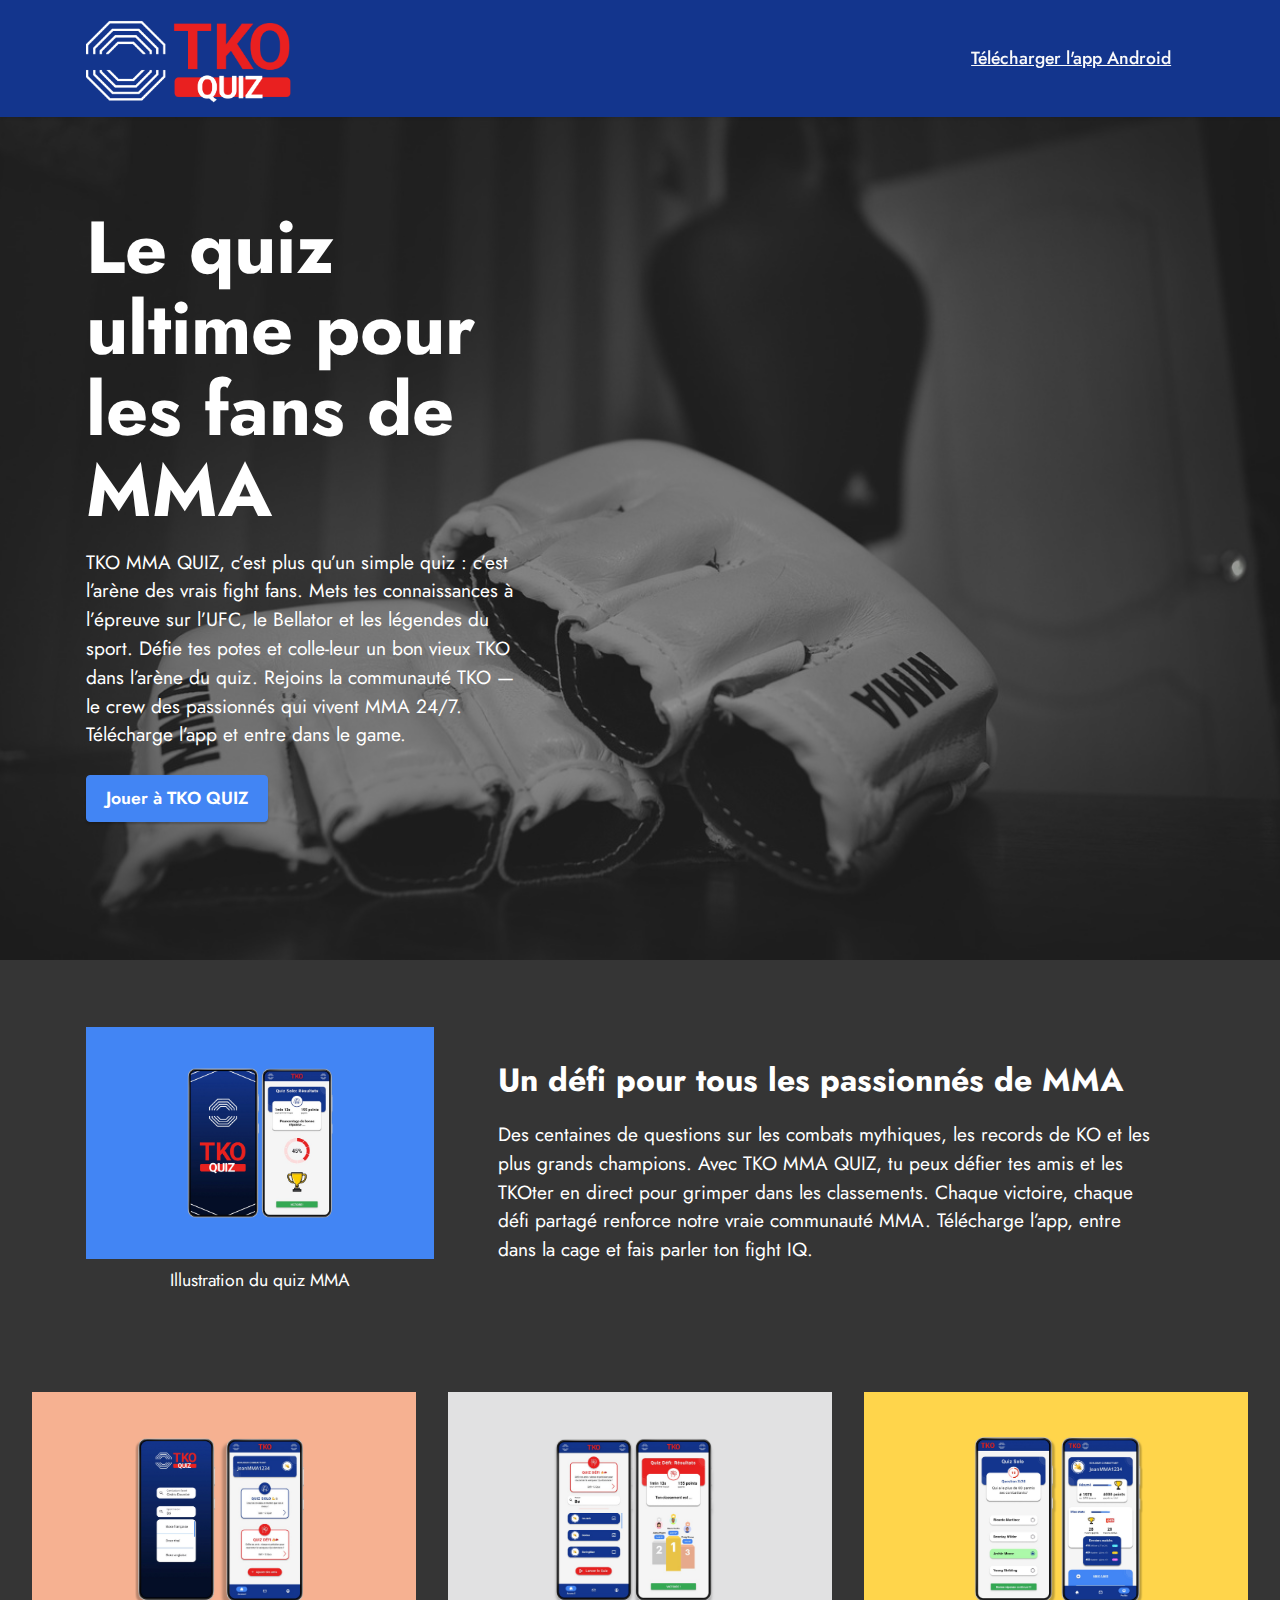
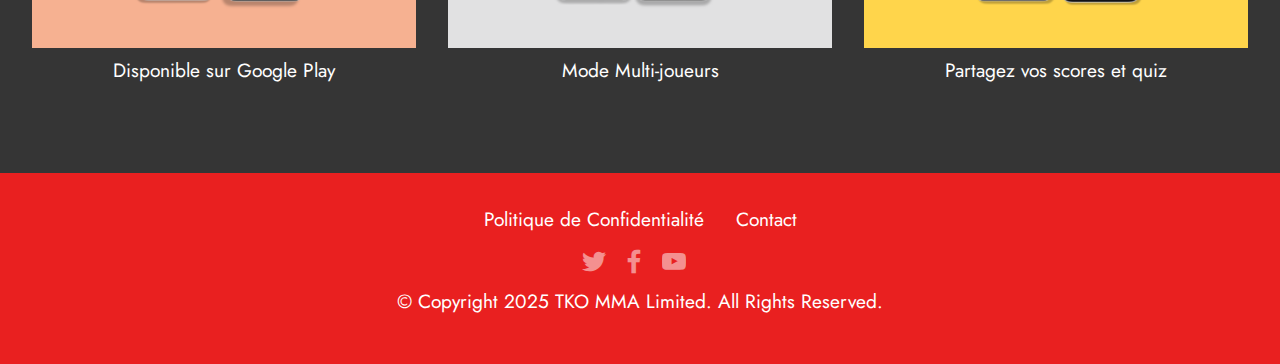
<file: index.html>
<!DOCTYPE html>
<html>
<head>
    <meta charset="UTF-8"/>
    <meta http-equiv="X-UA-Compatible" content="IE=edge"/>
    <meta name="twitter:card" content="summary_large_image" />
    <meta name="twitter:image:src" content="assets/images/logo-cage-x4.png"/>
    <meta property="og:image" content="assets/images/logo-cage-x4.png"/>
    <meta property="og:title" content="TKO MMA QUIZ - Rejoins la communauté des fans de MMA et défie tes amis !" />
    <meta property="og:description" content="TKO MMA QUIZ : le quiz ultime pour les fans hardcore de MMA. Défie tes potes, grimpe dans le classement et fais parler ton fight IQ ! UFC, Bellator, légendes du MMA." />
    <meta name="generator" content="Mobirise v5.6.11, mobirise.com"/>
    <meta name="twitter:title" content="TKO MMA QUIZ - Rejoins la communauté des fans de MMA et défie tes amis !" />
    <meta name="twitter:description" content="TKO MMA QUIZ : le quiz ultime pour les fans hardcore de MMA. Défie tes potes, grimpe dans le classement et fais parler ton fight IQ ! UFC, Bellator, légendes du MMA." />
    <meta name="viewport" content="width=device-width, initial-scale=1, minimum-scale=1"/>
    <link rel="shortcut icon" href="assets/images/logo-cage-x4.png" type="image/x-icon"/>
    <meta name="description" content="TKO MMA QUIZ : le quiz ultime pour les fans hardcore de MMA. Défie tes potes, grimpe dans le classement et fais parler ton fight IQ ! UFC, Bellator, légendes du MMA." />

    <title>TKO MMA QUIZ - Rejoins la communauté des fans de MMA et défie tes amis !</title>

    <link rel="stylesheet" href="assets/bootstrap/css/bootstrap.min.css">
    <link rel="stylesheet" href="assets/bootstrap/css/bootstrap-grid.min.css">
    <link rel="stylesheet" href="assets/bootstrap/css/bootstrap-reboot.min.css">
    <link rel="stylesheet" href="assets/dropdown/css/style.css">
    <link rel="stylesheet" href="assets/socicon/css/styles.css">
    <link rel="stylesheet" href="assets/theme/css/style.css">
    <link rel="stylesheet" href="assets/web/assets/mobirise-icons2/mobirise2.css">
    <link rel="preload" href="https://fonts.googleapis.com/css2?family=Jost:ital,wght@0,400;0,700;1,400;1,700&display=swap&display=swap" as="style" onload="this.onload=null;this.rel='stylesheet'">
    <noscript><link rel="stylesheet" href="https://fonts.googleapis.com/css2?family=Jost:ital,wght@0,400;0,700;1,400;1,700&display=swap&display=swap"></noscript>
    <link rel="preload" as="style" href="assets/mobirise/css/mbr-additional.css">
    <link rel="stylesheet" href="assets/mobirise/css/mbr-additional.css" type="text/css">
</head>
<body>
  
<section data-bs-version="5.1" class="menu menu2 cid-uG1qQCOiEM" once="menu" id="menu2-1">
    <nav class="navbar navbar-dropdown navbar-fixed-top navbar-expand-lg">
        <div class="container">
            <div class="navbar-brand">
                <span class="navbar-logo">
                    <img src="assets/images/Logo-Text.png" alt="TKO MMA QUIZ" style="height: 6rem;">
                </span>
            </div>
            <button class="navbar-toggler" type="button" data-toggle="collapse" data-bs-toggle="collapse" data-target="#navbarSupportedContent" data-bs-target="#navbarSupportedContent" aria-controls="navbarNavAltMarkup" aria-expanded="false" aria-label="Toggle navigation">
                <div class="hamburger">
                    <span></span>
                    <span></span>
                    <span></span>
                    <span></span>
                </div>
            </button>
            <div class="collapse navbar-collapse" id="navbarSupportedContent">
                <ul class="navbar-nav nav-dropdown nav-right" data-app-modern-menu="true">
                    <li class="nav-item"><a class="nav-link link text-white display-4" href="https://play.google.com/store/apps/details?id=com.example.tko" style="text-decoration: underline;">Télécharger l'app Android</a></li>
                </ul>
            </div>
        </div>
    </nav>
</section>

<section data-bs-version="5.1" class="header4 cid-uG1smfSK4Y mbr-fullscreen" id="header4-3">
    <div class="mbr-overlay"></div>
    <div class="container">
        <div class="row">
            <div class="content-wrap">
                <h1 class="mbr-section-title mbr-fonts-style mbr-white mb-3 display-1"><strong>Le quiz ultime pour les fans de MMA</strong></h1>
                <p class="mbr-fonts-style mbr-text mbr-white mb-3 display-7">
                    TKO MMA QUIZ, c’est plus qu’un simple quiz : c’est l’arène des vrais fight fans. Mets tes connaissances à l’épreuve sur l’UFC, le Bellator et les légendes du sport. Défie tes potes et colle-leur un bon vieux TKO dans l’arène du quiz. Rejoins la communauté TKO — le crew des passionnés qui vivent MMA 24/7. Télécharge l’app et entre dans le game.
                </p>
                <div class="mbr-section-btn">
                    <a class="btn btn-primary display-4" href="https://play.google.com/store/apps/details?id=com.example.tko">Jouer à TKO QUIZ</a>
                </div>
            </div>
        </div>
    </div>
</section>

<section data-bs-version="5.1" class="image1 cid-uG1xPmyNir" id="image1-8">
    <div class="container">
        <div class="row align-items-center">
            <div class="col-12 col-lg-4">
                <div class="image-wrapper">
                    <img src="assets/images/TKO-presentation-app-quiz.png" alt="TKO presentation app quiz">
                    <p class="mbr-description mbr-fonts-style pt-2 align-center display-4">
                        Illustration du quiz MMA
                    </p>
                </div>
            </div>
            <div class="col-12 col-lg">
                <div class="text-wrapper">
                    <h3 class="mbr-section-title mbr-fonts-style mb-3 display-5"><strong>Un défi pour tous les passionnés de MMA</strong></h3>
                    <p class="mbr-text mbr-fonts-style display-7">
                        Des centaines de questions sur les combats mythiques, les records de KO et les plus grands champions. Avec TKO MMA QUIZ, tu peux défier tes amis et les TKOter en direct pour grimper dans les classements. Chaque victoire, chaque défi partagé renforce notre vraie communauté MMA. Télécharge l’app, entre dans la cage et fais parler ton fight IQ.
                    </p>
                </div>
            </div>
        </div>
    </div>
</section>

<section data-bs-version="5.1" class="gallery5 mbr-gallery cid-uG1z6VTApI" id="gallery5-a">
    <div class="container-fluid">
        <div class="row mbr-gallery mt-4">
            <div class="col-12 col-md-6 col-lg-4 item gallery-image">
                <div class="item-wrapper">
                    <img class="w-100" src="assets/images/App-TKO-Quiz-comment-ca-marche.png" alt="App TKO Quiz comment ca marche">
                </div>
                <h6 class="mbr-item-subtitle mbr-fonts-style align-center mb-2 mt-2 display-7">Disponible sur Google Play</h6>
            </div>
            <div class="col-12 col-md-6 col-lg-4 item gallery-image">
                <div class="item-wrapper">
                    <img class="w-100" src="assets/images/App-TKO-quiz-multijoueurs.png" alt="App TKO quiz multijoueurs">
                </div>
                <h6 class="mbr-item-subtitle mbr-fonts-style align-center mb-2 mt-2 display-7">Mode Multi-joueurs</h6>
            </div>
            <div class="col-12 col-md-6 col-lg-4 item gallery-image">
                <div class="item-wrapper">
                    <img class="w-100" src="assets/images/App-TKO-Quiz-vrai-faux.png" alt="App TKO Quiz vrai faux">
                </div>
                <h6 class="mbr-item-subtitle mbr-fonts-style align-center mb-2 mt-2 display-7">Partagez vos scores et quiz</h6>
            </div>
        </div>
    </div>
</section>

<section data-bs-version="5.1" class="footer3 cid-uG1woDtMq2" once="footers" id="footer3-7">
    <div class="container">
        <div class="media-container-row align-center mbr-white">
            <div class="row row-links">
                <ul class="foot-menu">
                    <li class="foot-menu-item mbr-fonts-style display-7"><a style="color:white" href="privacy.html">Politique de Confidentialité</a></li>
                    <li class="foot-menu-item mbr-fonts-style display-7"><a style="color:white" href="mailto:tkommaltd@gmail.com">Contact</a></li>
                </ul>
            </div>
            <div class="row social-row">
                <div class="social-list align-right pb-2">
                    <div class="soc-item">
                        <a href="https://x.com">
                            <span class="mbr-iconfont mbr-iconfont-social socicon-twitter socicon"></span>
                        </a>
                    </div>
                    <div class="soc-item">
                        <a href="https://facebook.com" target="_blank">
                            <span class="mbr-iconfont mbr-iconfont-social socicon-facebook socicon"></span>
                        </a>
                    </div>
                    <div class="soc-item">
                        <a href="https://youtube.com" target="_blank">
                            <span class="mbr-iconfont mbr-iconfont-social socicon-youtube socicon"></span>
                        </a>
                    </div>
                </div>
            </div>
            <div class="row row-copirayt">
                <p class="mbr-text mb-0 mbr-fonts-style mbr-white align-center display-7">
                    © Copyright 2025 TKO MMA Limited. All Rights Reserved.
                </p>
            </div>
        </div>
    </div>
</section>

<section class="display-7" style="background-color: #E92020; padding: 0; align-items: center; justify-content: center; flex-wrap: wrap; align-content: center; display: flex; position: relative; height: 1rem;">
    <a href="https://mobiri.se/2549819" style="flex: 1 1;height: 1rem;position: absolute;width: 100%;z-index: 1;">
        <img alt="" style="height: 1rem;" src="[data-uri]">
    </a>
    <p style="margin: 0;text-align: center;" class="display-7">&#8204;</p>
    <a style="z-index:1" href="https://mobirise.com/builder/ai-website-builder.html"></a>
</section>

<script src="assets/bootstrap/js/bootstrap.bundle.min.js"></script>
<script src="assets/smoothscroll/smooth-scroll.js"></script>
<script src="assets/ytplayer/index.js"></script>
<script src="assets/dropdown/js/navbar-dropdown.js"></script>
<script src="assets/theme/js/script.js"></script>

</body>
</html>
</file>
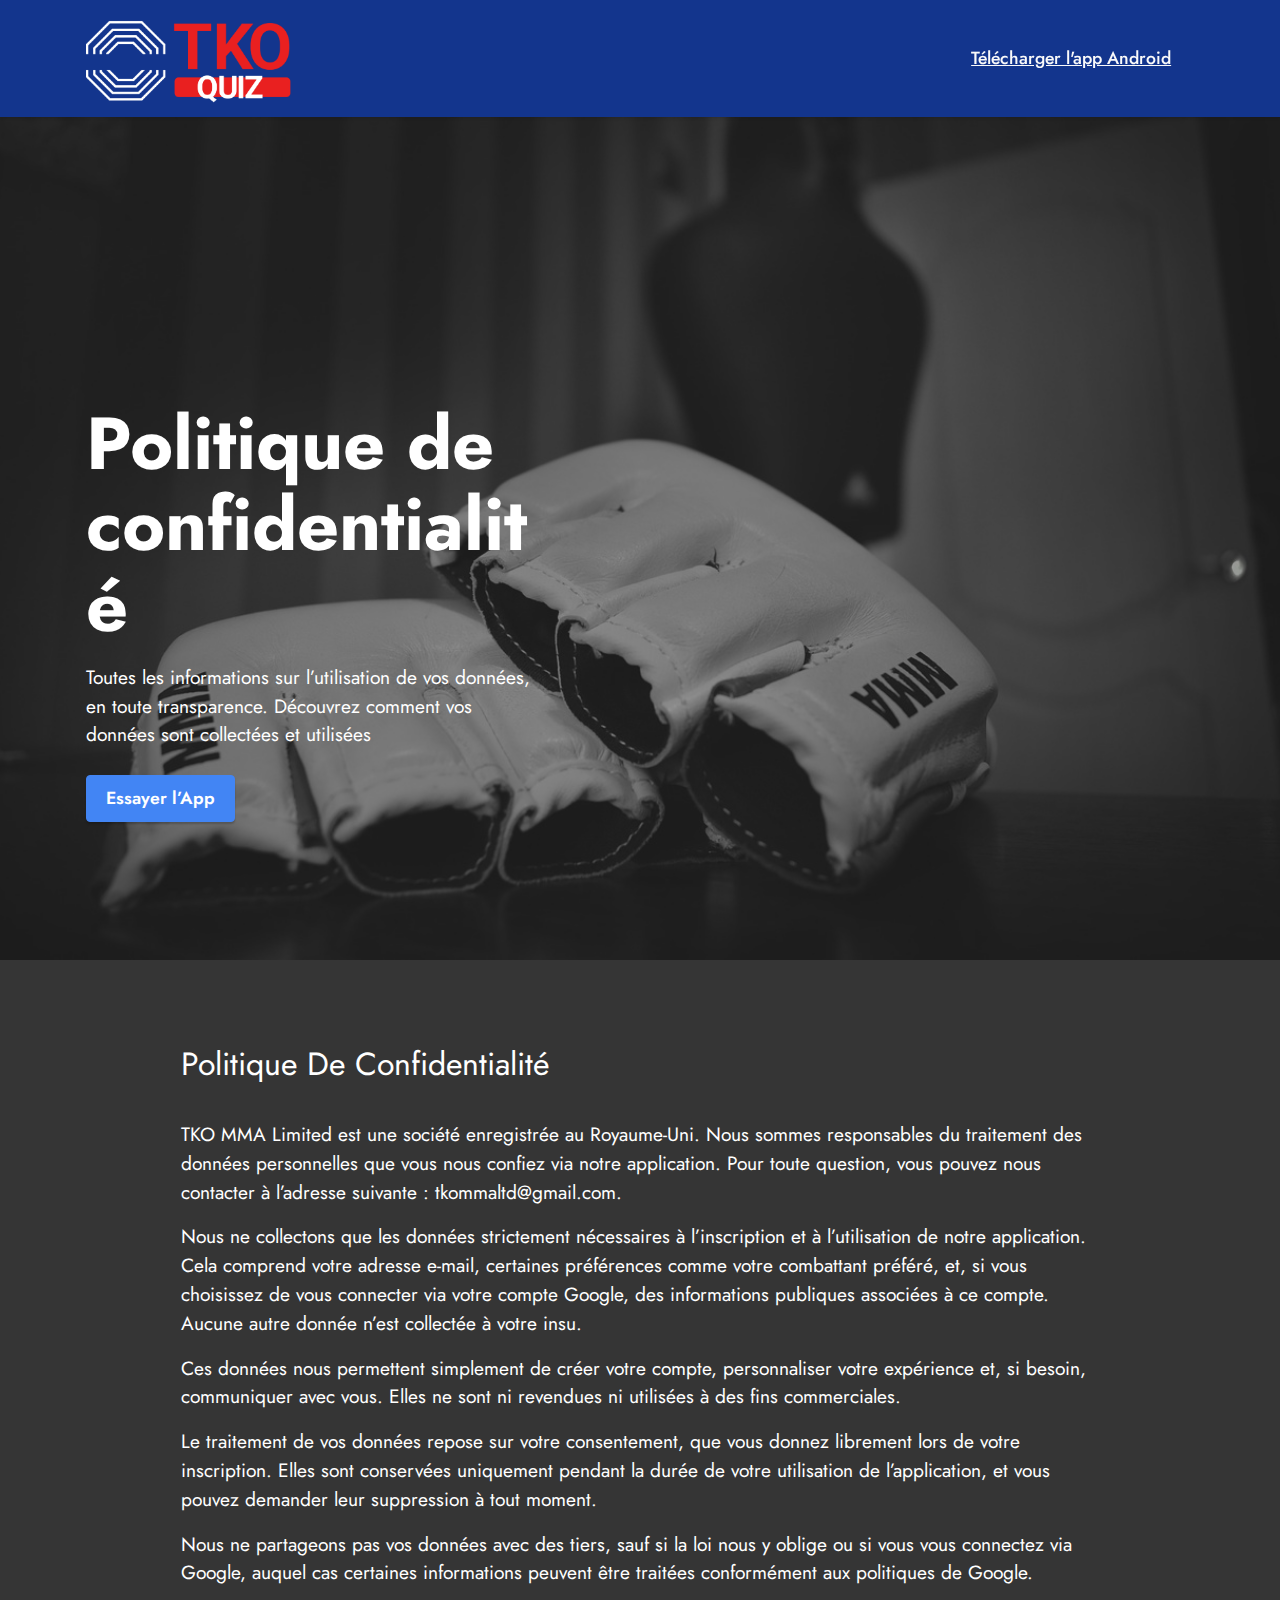
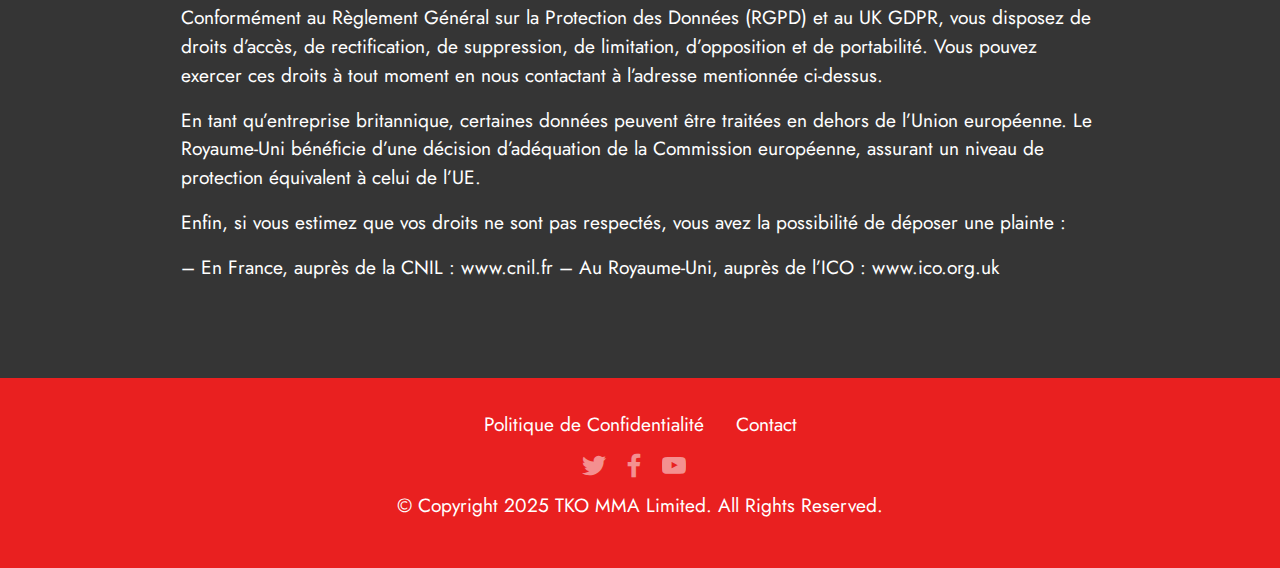
<file: privacy.html>
<!DOCTYPE html>
<html>
<head>
    <meta charset="UTF-8" />
    <meta http-equiv="X-UA-Compatible" content="IE=edge" />
    <meta name="generator" content="Mobirise v5.6.11, mobirise.com" />
    <meta name="viewport" content="width=device-width, initial-scale=1, minimum-scale=1" />
    <meta property="og:title" content="Politique de confidentialité | TKO MMA QUIZ App" />
    <meta property="og:description" content="Découvrez comment l’application TKO MMA QUIZ protège vos données personnelles. Collecte minimale, aucun usage commercial." />
    <link rel="shortcut icon" href="assets/images/logo-cage-x4.png" type="image/x-icon" />
    <meta name="description" content="Découvrez comment l’application TKO MMA QUIZ protège vos données personnelles. Collecte minimale, aucun usage commercial." />


    <title>Politique de confidentialité</title>
    <link rel="stylesheet" href="assets/bootstrap/css/bootstrap.min.css">
    <link rel="stylesheet" href="assets/bootstrap/css/bootstrap-grid.min.css">
    <link rel="stylesheet" href="assets/bootstrap/css/bootstrap-reboot.min.css">
    <link rel="stylesheet" href="assets/dropdown/css/style.css">
    <link rel="stylesheet" href="assets/socicon/css/styles.css">
    <link rel="stylesheet" href="assets/theme/css/style.css">
    <link rel="stylesheet" href="assets/web/assets/mobirise-icons2/mobirise2.css">
    <link rel="preload" href="https://fonts.googleapis.com/css2?family=Jost:ital,wght@0,400;0,700;1,400;1,700&display=swap&display=swap" as="style" onload="this.onload=null;this.rel='stylesheet'">
    <noscript><link rel="stylesheet" href="https://fonts.googleapis.com/css2?family=Jost:ital,wght@0,400;0,700;1,400;1,700&display=swap&display=swap"></noscript>
    <link rel="preload" as="style" href="assets/mobirise/css/mbr-additional.css">
    <link rel="stylesheet" href="assets/mobirise/css/mbr-additional.css" type="text/css">

</head>
<body>
    <section data-bs-version="5.1" class="menu menu2 cid-uG1qQCOiEM" once="menu" id="menu2-1">
        <nav class="navbar navbar-dropdown navbar-fixed-top navbar-expand-lg">
            <div class="container">
                <div class="navbar-brand">
                    <span class="navbar-logo">
                        <img src="assets/images/Logo-Text.png" alt="" style="height: 6rem;">
                    </span>
                </div>
                <button class="navbar-toggler" type="button" data-toggle="collapse" data-bs-toggle="collapse" data-target="#navbarSupportedContent" data-bs-target="#navbarSupportedContent" aria-controls="navbarNavAltMarkup" aria-expanded="false" aria-label="Toggle navigation">
                    <div class="hamburger">
                        <span></span>
                        <span></span>
                        <span></span>
                        <span></span>
                    </div>
                </button>
                <div class="collapse navbar-collapse" id="navbarSupportedContent">
                    <ul class="navbar-nav nav-dropdown nav-right" data-app-modern-menu="true"><li class="nav-item"><a class="nav-link link text-white display-4" href="https://play.google.com/store/apps/details?id=com.example.tko" style="text-decoration: underline;">Télécharger l'app Android</a></li></ul>
                </div>
            </div>
        </nav>
    </section>

    <section data-bs-version="5.1" class="header4 cid-uG1smfSK4Y mbr-fullscreen" id="header4-3">


        <div class="mbr-overlay"></div>
        <div class="container">
            <div class="row">
                <div class="content-wrap">
                    <h1 class="mbr-section-title mbr-fonts-style mbr-white mb-3 display-1"><strong>Politique de confidentialité</strong></h1>

                    <p class="mbr-fonts-style mbr-text mbr-white mb-3 display-7">
                        Toutes les informations sur l’utilisation de vos données, en toute transparence. Découvrez comment vos données sont collectées et utilisées
                    </p>

                    <div class="mbr-section-btn"><a class="btn btn-primary display-4" href="https://play.google.com/store/apps/details?id=com.example.tko">Essayer l’App</a></div>
                </div>
            </div>
        </div>
    </section>

    <section data-bs-version="5.1" class="content5 cid-uG1N11KKq9" id="content5-c">

        <div class="container">
            <div class="row justify-content-center">
                <div class="col-md-12 col-lg-10">

                    <h4 class="mbr-section-subtitle mbr-fonts-style mb-4 display-5">Politique De Confidentialité</h4>
                    <p class="mbr-text mbr-fonts-style display-7">
                        TKO MMA Limited est une société enregistrée au Royaume-Uni. Nous sommes responsables du traitement des données personnelles que vous nous confiez via notre application. Pour toute question, vous pouvez nous contacter à l’adresse suivante : tkommaltd@gmail.com.
                    </p>
                    <p class="mbr-text mbr-fonts-style display-7">
                        Nous ne collectons que les données strictement nécessaires à l’inscription et à l’utilisation de notre application. Cela comprend votre adresse e-mail, certaines préférences comme votre combattant préféré, et, si vous choisissez de vous connecter via votre compte Google, des informations publiques associées à ce compte. Aucune autre donnée n’est collectée à votre insu.
                    </p>
                    <p class="mbr-text mbr-fonts-style display-7">
                        Ces données nous permettent simplement de créer votre compte, personnaliser votre expérience et, si besoin, communiquer avec vous. Elles ne sont ni revendues ni utilisées à des fins commerciales.
                    </p>
                    <p class="mbr-text mbr-fonts-style display-7">
                        Le traitement de vos données repose sur votre consentement, que vous donnez librement lors de votre inscription. Elles sont conservées uniquement pendant la durée de votre utilisation de l’application, et vous pouvez demander leur suppression à tout moment.
                    </p>
                    <p class="mbr-text mbr-fonts-style display-7">
                        Nous ne partageons pas vos données avec des tiers, sauf si la loi nous y oblige ou si vous vous connectez via Google, auquel cas certaines informations peuvent être traitées conformément aux politiques de Google.
                    </p>
                    <p class="mbr-text mbr-fonts-style display-7">
                        Conformément au Règlement Général sur la Protection des Données (RGPD) et au UK GDPR, vous disposez de droits d’accès, de rectification, de suppression, de limitation, d’opposition et de portabilité. Vous pouvez exercer ces droits à tout moment en nous contactant à l’adresse mentionnée ci-dessus.
                    </p>
                    <p class="mbr-text mbr-fonts-style display-7">
                        En tant qu’entreprise britannique, certaines données peuvent être traitées en dehors de l’Union européenne. Le Royaume-Uni bénéficie d’une décision d’adéquation de la Commission européenne, assurant un niveau de protection équivalent à celui de l’UE.
                    </p>
                    <p class="mbr-text mbr-fonts-style display-7">
                        Enfin, si vous estimez que vos droits ne sont pas respectés, vous avez la possibilité de déposer une plainte :
                    </p>
                    <p class="mbr-text mbr-fonts-style display-7">
                        – En France, auprès de la CNIL : www.cnil.fr
                        – Au Royaume-Uni, auprès de l’ICO : www.ico.org.uk
                    </p>
                </div>
            </div>
        </div>
    </section>

    <section data-bs-version="5.1" class="footer3 cid-uG1woDtMq2" once="footers" id="footer3-7">

        <div class="container">
            <div class="media-container-row align-center mbr-white">
                <div class="row row-links">
                    <ul class="foot-menu">
                        <li class="foot-menu-item mbr-fonts-style display-7"><a style="color:white" href="privacy.html">Politique de Confidentialité</a></li>

                        <li class="foot-menu-item mbr-fonts-style display-7"><a style="color:white" href="mailto:tkommaltd@gmail.com">Contact</a></li>
                    </ul>
                </div>
                <div class="row social-row">
                    <div class="social-list align-right pb-2">

                        <div class="soc-item">
                            <a href="https://x.com">
                                <span class="mbr-iconfont mbr-iconfont-social socicon-twitter socicon"></span>
                            </a>
                        </div><div class="soc-item">
                            <a href="https://facebook.com" target="_blank">
                                <span class="mbr-iconfont mbr-iconfont-social socicon-facebook socicon"></span>
                            </a>
                        </div><div class="soc-item">
                            <a href="https://youtube.com" target="_blank">
                                <span class="mbr-iconfont mbr-iconfont-social socicon-youtube socicon"></span>
                            </a>
                        </div>
                    </div>
                </div>
                <div class="row row-copirayt">
                    <p class="mbr-text mb-0 mbr-fonts-style mbr-white align-center display-7">
                        © Copyright 2025 TKO MMA Limited. All Rights Reserved.
                    </p>
                </div>
            </div>
        </div>
    </section><section class="display-7" style="background-color: #E92020; padding: 0; align-items: center; justify-content: center; flex-wrap: wrap; align-content: center; display: flex; position: relative; height: 1rem;"><a href="https://mobiri.se/2549819" style="flex: 1 1;height: 1rem;position: absolute;width: 100%;z-index: 1;"><img alt="" style="height: 1rem;" src="[data-uri]"></a><p style="margin: 0;text-align: center;" class="display-7">&#8204;</p><a style="z-index:1" href="https://mobirise.com/builder/ai-website-builder.html"></a></section>
    <script src="assets/bootstrap/js/bootstrap.bundle.min.js"></script>
    <script src="assets/smoothscroll/smooth-scroll.js"></script>
    <script src="assets/ytplayer/index.js"></script>
    <script src="assets/dropdown/js/navbar-dropdown.js"></script>
    <script src="assets/theme/js/script.js"></script>



</body>
</html>
</file>
<file: assets/dropdown/css/style.css>
.navbar-dropdown {
  left: 0;
  padding: 0;
  position: absolute;
  right: 0;
  top: 0;
  transition: all 0.45s ease;
  z-index: 1030;
  background: #282828; }
  .navbar-dropdown .navbar-logo {
    margin-right: 0.8rem;
    transition: margin 0.3s ease-in-out;
    vertical-align: middle; }
    .navbar-dropdown .navbar-logo img {
      height: 3.125rem;
      transition: all 0.3s ease-in-out; }
    .navbar-dropdown .navbar-logo.mbr-iconfont {
      font-size: 3.125rem;
      line-height: 3.125rem; }
  .navbar-dropdown .navbar-caption {
    font-weight: 700;
    white-space: normal;
    vertical-align: -4px;
    line-height: 3.125rem !important; }
    .navbar-dropdown .navbar-caption, .navbar-dropdown .navbar-caption:hover {
      color: inherit;
      text-decoration: none; }
  .navbar-dropdown .mbr-iconfont + .navbar-caption {
    vertical-align: -1px; }
  .navbar-dropdown.navbar-fixed-top {
    position: fixed; }
  .navbar-dropdown .navbar-brand span {
    vertical-align: -4px; }
  .navbar-dropdown.bg-color.transparent {
    background: none; }
  .navbar-dropdown.navbar-short .navbar-brand {
    padding: 0.625rem 0; }
    .navbar-dropdown.navbar-short .navbar-brand span {
      vertical-align: -1px; }
  .navbar-dropdown.navbar-short .navbar-caption {
    line-height: 2.375rem !important;
    vertical-align: -2px; }
  .navbar-dropdown.navbar-short .navbar-logo {
    margin-right: 0.5rem; }
    .navbar-dropdown.navbar-short .navbar-logo img {
      height: 2.375rem; }
    .navbar-dropdown.navbar-short .navbar-logo.mbr-iconfont {
      font-size: 2.375rem;
      line-height: 2.375rem; }
  .navbar-dropdown.navbar-short .mbr-table-cell {
    height: 3.625rem; }
  .navbar-dropdown .navbar-close {
    left: 0.6875rem;
    position: fixed;
    top: 0.75rem;
    z-index: 1000; }
  .navbar-dropdown .hamburger-icon {
    content: "";
    display: inline-block;
    vertical-align: middle;
    width: 16px;
    -webkit-box-shadow: 0 -6px 0 1px #282828,0 0 0 1px #282828,0 6px 0 1px #282828;
    -moz-box-shadow: 0 -6px 0 1px #282828,0 0 0 1px #282828,0 6px 0 1px #282828;
    box-shadow: 0 -6px 0 1px #282828,0 0 0 1px #282828,0 6px 0 1px #282828; }

.dropdown-menu .dropdown-toggle[data-toggle="dropdown-submenu"]::after {
  border-bottom: 0.35em solid transparent;
  border-left: 0.35em solid;
  border-right: 0;
  border-top: 0.35em solid transparent;
  margin-left: 0.3rem; }

.dropdown-menu .dropdown-item:focus {
  outline: 0; }

.nav-dropdown {
  font-size: 0.75rem;
  font-weight: 500;
  height: auto !important; }
  .nav-dropdown .nav-btn {
    padding-left: 1rem; }
  .nav-dropdown .link {
    margin: .667em 1.667em;
    font-weight: 500;
    padding: 0;
    transition: color .2s ease-in-out; }
    .nav-dropdown .link.dropdown-toggle {
      margin-right: 2.583em; }
      .nav-dropdown .link.dropdown-toggle::after {
        margin-left: .25rem;
        border-top: 0.35em solid;
        border-right: 0.35em solid transparent;
        border-left: 0.35em solid transparent;
        border-bottom: 0; }
      .nav-dropdown .link.dropdown-toggle[aria-expanded="true"] {
        margin: 0;
        padding: 0.667em 3.263em  0.667em 1.667em; }
  .nav-dropdown .link::after,
  .nav-dropdown .dropdown-item::after {
    color: inherit; }
  .nav-dropdown .btn {
    font-size: 0.75rem;
    font-weight: 700;
    letter-spacing: 0;
    margin-bottom: 0;
    padding-left: 1.25rem;
    padding-right: 1.25rem; }
  .nav-dropdown .dropdown-menu {
    border-radius: 0;
    border: 0;
    left: 0;
    margin: 0;
    padding-bottom: 1.25rem;
    padding-top: 1.25rem;
    position: relative; }
  .nav-dropdown .dropdown-submenu {
    margin-left: 0.125rem;
    top: 0; }
  .nav-dropdown .dropdown-item {
    font-weight: 500;
    line-height: 2;
    padding: 0.3846em 4.615em 0.3846em 1.5385em;
    position: relative;
    transition: color .2s ease-in-out, background-color .2s ease-in-out; }
    .nav-dropdown .dropdown-item::after {
      margin-top: -0.3077em;
      position: absolute;
      right: 1.1538em;
      top: 50%; }
    .nav-dropdown .dropdown-item:focus, .nav-dropdown .dropdown-item:hover {
      background: none; }

@media (max-width: 767px) {
  .nav-dropdown.navbar-toggleable-sm {
    bottom: 0;
    display: none;
    left: 0;
    overflow-x: hidden;
    position: fixed;
    top: 0;
    transform: translateX(-100%);
    -ms-transform: translateX(-100%);
    -webkit-transform: translateX(-100%);
    width: 18.75rem;
    z-index: 999; } }
.nav-dropdown.navbar-toggleable-xl {
  bottom: 0;
  display: none;
  left: 0;
  overflow-x: hidden;
  position: fixed;
  top: 0;
  transform: translateX(-100%);
  -ms-transform: translateX(-100%);
  -webkit-transform: translateX(-100%);
  width: 18.75rem;
  z-index: 999; }

.nav-dropdown-sm {
  display: block !important;
  overflow-x: hidden;
  overflow: auto;
  padding-top: 3.875rem; }
  .nav-dropdown-sm::after {
    content: "";
    display: block;
    height: 3rem;
    width: 100%; }
  .nav-dropdown-sm.collapse.in ~ .navbar-close {
    display: block !important; }
  .nav-dropdown-sm.collapsing, .nav-dropdown-sm.collapse.in {
    transform: translateX(0);
    -ms-transform: translateX(0);
    -webkit-transform: translateX(0);
    transition: all 0.25s ease-out;
    -webkit-transition: all 0.25s ease-out;
    background: #282828; }
  .nav-dropdown-sm.collapsing[aria-expanded="false"] {
    transform: translateX(-100%);
    -ms-transform: translateX(-100%);
    -webkit-transform: translateX(-100%); }
  .nav-dropdown-sm .nav-item {
    display: block;
    margin-left: 0 !important;
    padding-left: 0; }
  .nav-dropdown-sm .link,
  .nav-dropdown-sm .dropdown-item {
    border-top: 1px dotted rgba(255, 255, 255, 0.1);
    font-size: 0.8125rem;
    line-height: 1.6;
    margin: 0 !important;
    padding: 0.875rem 2.4rem 0.875rem 1.5625rem !important;
    position: relative;
    white-space: normal; }
    .nav-dropdown-sm .link:focus, .nav-dropdown-sm .link:hover,
    .nav-dropdown-sm .dropdown-item:focus,
    .nav-dropdown-sm .dropdown-item:hover {
      background: rgba(0, 0, 0, 0.2) !important;
      color: #c0a375; }
  .nav-dropdown-sm .nav-btn {
    position: relative;
    padding: 1.5625rem 1.5625rem 0 1.5625rem; }
    .nav-dropdown-sm .nav-btn::before {
      border-top: 1px dotted rgba(255, 255, 255, 0.1);
      content: "";
      left: 0;
      position: absolute;
      top: 0;
      width: 100%; }
    .nav-dropdown-sm .nav-btn + .nav-btn {
      padding-top: 0.625rem; }
      .nav-dropdown-sm .nav-btn + .nav-btn::before {
        display: none; }
  .nav-dropdown-sm .btn {
    padding: 0.625rem 0; }
  .nav-dropdown-sm .dropdown-toggle[data-toggle="dropdown-submenu"]::after {
    margin-left: .25rem;
    border-top: 0.35em solid;
    border-right: 0.35em solid transparent;
    border-left: 0.35em solid transparent;
    border-bottom: 0; }
  .nav-dropdown-sm .dropdown-toggle[data-toggle="dropdown-submenu"][aria-expanded="true"]::after {
    border-top: 0;
    border-right: 0.35em solid transparent;
    border-left: 0.35em solid transparent;
    border-bottom: 0.35em solid; }
  .nav-dropdown-sm .dropdown-menu {
    margin: 0;
    padding: 0;
    position: relative;
    top: 0;
    left: 0;
    width: 100%;
    border: 0;
    float: none;
    border-radius: 0;
    background: none; }
  .nav-dropdown-sm .dropdown-submenu {
    left: 100%;
    margin-left: 0.125rem;
    margin-top: -1.25rem;
    top: 0; }

.navbar-toggleable-sm .nav-dropdown .dropdown-menu {
  position: absolute; }

.navbar-toggleable-sm .nav-dropdown .dropdown-submenu {
  left: 100%;
  margin-left: 0.125rem;
  margin-top: -1.25rem;
  top: 0; }

.navbar-toggleable-sm.opened .nav-dropdown .dropdown-menu {
  position: relative; }

.navbar-toggleable-sm.opened .nav-dropdown .dropdown-submenu {
  left: 0;
  margin-left: 00rem;
  margin-top: 0rem;
  top: 0; }

.is-builder .nav-dropdown.collapsing {
  transition: none !important; }
</file>
<file: assets/socicon/css/styles.css>
@charset "UTF-8";

@font-face {
  font-family: 'Socicon';
  src:  url('../fonts/socicon.eot');
  src:  url('../fonts/socicon.eot?#iefix') format('embedded-opentype'),
    url('../fonts/socicon.woff2') format('woff2'),
    url('../fonts/socicon.ttf') format('truetype'),
    url('../fonts/socicon.woff') format('woff'),
    url('../fonts/socicon.svg#socicon') format('svg');
  font-weight: normal;
  font-style: normal;
  font-display: swap;
}

[data-icon]:before {
  font-family: "socicon" !important;
  content: attr(data-icon);
  font-style: normal !important;
  font-weight: normal !important;
  font-variant: normal !important;
  text-transform: none !important;
  speak: none;
  line-height: 1;
  -webkit-font-smoothing: antialiased;
  -moz-osx-font-smoothing: grayscale;
}

[class^="socicon-"], [class*=" socicon-"] {
  /* use !important to prevent issues with browser extensions that change fonts */
  font-family: 'Socicon' !important;
  speak: none;
  font-style: normal;
  font-weight: normal;
  font-variant: normal;
  text-transform: none;
  line-height: 1;

  /* Better Font Rendering =========== */
  -webkit-font-smoothing: antialiased;
  -moz-osx-font-smoothing: grayscale;
}

.socicon-eitaa:before {
  content: "\e97c";
}
.socicon-soroush:before {
  content: "\e97d";
}
.socicon-bale:before {
  content: "\e97e";
}
.socicon-zazzle:before {
  content: "\e97b";
}
.socicon-society6:before {
  content: "\e97a";
}
.socicon-redbubble:before {
  content: "\e979";
}
.socicon-avvo:before {
  content: "\e978";
}
.socicon-stitcher:before {
  content: "\e977";
}
.socicon-googlehangouts:before {
  content: "\e974";
}
.socicon-dlive:before {
  content: "\e975";
}
.socicon-vsco:before {
  content: "\e976";
}
.socicon-flipboard:before {
  content: "\e973";
}
.socicon-ubuntu:before {
  content: "\e958";
}
.socicon-artstation:before {
  content: "\e959";
}
.socicon-invision:before {
  content: "\e95a";
}
.socicon-torial:before {
  content: "\e95b";
}
.socicon-collectorz:before {
  content: "\e95c";
}
.socicon-seenthis:before {
  content: "\e95d";
}
.socicon-googleplaymusic:before {
  content: "\e95e";
}
.socicon-debian:before {
  content: "\e95f";
}
.socicon-filmfreeway:before {
  content: "\e960";
}
.socicon-gnome:before {
  content: "\e961";
}
.socicon-itchio:before {
  content: "\e962";
}
.socicon-jamendo:before {
  content: "\e963";
}
.socicon-mix:before {
  content: "\e964";
}
.socicon-sharepoint:before {
  content: "\e965";
}
.socicon-tinder:before {
  content: "\e966";
}
.socicon-windguru:before {
  content: "\e967";
}
.socicon-cdbaby:before {
  content: "\e968";
}
.socicon-elementaryos:before {
  content: "\e969";
}
.socicon-stage32:before {
  content: "\e96a";
}
.socicon-tiktok:before {
  content: "\e96b";
}
.socicon-gitter:before {
  content: "\e96c";
}
.socicon-letterboxd:before {
  content: "\e96d";
}
.socicon-threema:before {
  content: "\e96e";
}
.socicon-splice:before {
  content: "\e96f";
}
.socicon-metapop:before {
  content: "\e970";
}
.socicon-naver:before {
  content: "\e971";
}
.socicon-remote:before {
  content: "\e972";
}
.socicon-internet:before {
  content: "\e957";
}
.socicon-moddb:before {
  content: "\e94b";
}
.socicon-indiedb:before {
  content: "\e94c";
}
.socicon-traxsource:before {
  content: "\e94d";
}
.socicon-gamefor:before {
  content: "\e94e";
}
.socicon-pixiv:before {
  content: "\e94f";
}
.socicon-myanimelist:before {
  content: "\e950";
}
.socicon-blackberry:before {
  content: "\e951";
}
.socicon-wickr:before {
  content: "\e952";
}
.socicon-spip:before {
  content: "\e953";
}
.socicon-napster:before {
  content: "\e954";
}
.socicon-beatport:before {
  content: "\e955";
}
.socicon-hackerone:before {
  content: "\e956";
}
.socicon-hackernews:before {
  content: "\e946";
}
.socicon-smashwords:before {
  content: "\e947";
}
.socicon-kobo:before {
  content: "\e948";
}
.socicon-bookbub:before {
  content: "\e949";
}
.socicon-mailru:before {
  content: "\e94a";
}
.socicon-gitlab:before {
  content: "\e945";
}
.socicon-instructables:before {
  content: "\e944";
}
.socicon-portfolio:before {
  content: "\e943";
}
.socicon-codered:before {
  content: "\e940";
}
.socicon-origin:before {
  content: "\e941";
}
.socicon-nextdoor:before {
  content: "\e942";
}
.socicon-udemy:before {
  content: "\e93f";
}
.socicon-livemaster:before {
  content: "\e93e";
}
.socicon-crunchbase:before {
  content: "\e93b";
}
.socicon-homefy:before {
  content: "\e93c";
}
.socicon-calendly:before {
  content: "\e93d";
}
.socicon-realtor:before {
  content: "\e90f";
}
.socicon-tidal:before {
  content: "\e910";
}
.socicon-qobuz:before {
  content: "\e911";
}
.socicon-natgeo:before {
  content: "\e912";
}
.socicon-mastodon:before {
  content: "\e913";
}
.socicon-unsplash:before {
  content: "\e914";
}
.socicon-homeadvisor:before {
  content: "\e915";
}
.socicon-angieslist:before {
  content: "\e916";
}
.socicon-codepen:before {
  content: "\e917";
}
.socicon-slack:before {
  content: "\e918";
}
.socicon-openaigym:before {
  content: "\e919";
}
.socicon-logmein:before {
  content: "\e91a";
}
.socicon-fiverr:before {
  content: "\e91b";
}
.socicon-gotomeeting:before {
  content: "\e91c";
}
.socicon-aliexpress:before {
  content: "\e91d";
}
.socicon-guru:before {
  content: "\e91e";
}
.socicon-appstore:before {
  content: "\e91f";
}
.socicon-homes:before {
  content: "\e920";
}
.socicon-zoom:before {
  content: "\e921";
}
.socicon-alibaba:before {
  content: "\e922";
}
.socicon-craigslist:before {
  content: "\e923";
}
.socicon-wix:before {
  content: "\e924";
}
.socicon-redfin:before {
  content: "\e925";
}
.socicon-googlecalendar:before {
  content: "\e926";
}
.socicon-shopify:before {
  content: "\e927";
}
.socicon-freelancer:before {
  content: "\e928";
}
.socicon-seedrs:before {
  content: "\e929";
}
.socicon-bing:before {
  content: "\e92a";
}
.socicon-doodle:before {
  content: "\e92b";
}
.socicon-bonanza:before {
  content: "\e92c";
}
.socicon-squarespace:before {
  content: "\e92d";
}
.socicon-toptal:before {
  content: "\e92e";
}
.socicon-gust:before {
  content: "\e92f";
}
.socicon-ask:before {
  content: "\e930";
}
.socicon-trulia:before {
  content: "\e931";
}
.socicon-loomly:before {
  content: "\e932";
}
.socicon-ghost:before {
  content: "\e933";
}
.socicon-upwork:before {
  content: "\e934";
}
.socicon-fundable:before {
  content: "\e935";
}
.socicon-booking:before {
  content: "\e936";
}
.socicon-googlemaps:before {
  content: "\e937";
}
.socicon-zillow:before {
  content: "\e938";
}
.socicon-niconico:before {
  content: "\e939";
}
.socicon-toneden:before {
  content: "\e93a";
}
.socicon-augment:before {
  content: "\e908";
}
.socicon-bitbucket:before {
  content: "\e909";
}
.socicon-fyuse:before {
  content: "\e90a";
}
.socicon-yt-gaming:before {
  content: "\e90b";
}
.socicon-sketchfab:before {
  content: "\e90c";
}
.socicon-mobcrush:before {
  content: "\e90d";
}
.socicon-microsoft:before {
  content: "\e90e";
}
.socicon-pandora:before {
  content: "\e907";
}
.socicon-messenger:before {
  content: "\e906";
}
.socicon-gamewisp:before {
  content: "\e905";
}
.socicon-bloglovin:before {
  content: "\e904";
}
.socicon-tunein:before {
  content: "\e903";
}
.socicon-gamejolt:before {
  content: "\e901";
}
.socicon-trello:before {
  content: "\e902";
}
.socicon-spreadshirt:before {
  content: "\e900";
}
.socicon-500px:before {
  content: "\e000";
}
.socicon-8tracks:before {
  content: "\e001";
}
.socicon-airbnb:before {
  content: "\e002";
}
.socicon-alliance:before {
  content: "\e003";
}
.socicon-amazon:before {
  content: "\e004";
}
.socicon-amplement:before {
  content: "\e005";
}
.socicon-android:before {
  content: "\e006";
}
.socicon-angellist:before {
  content: "\e007";
}
.socicon-apple:before {
  content: "\e008";
}
.socicon-appnet:before {
  content: "\e009";
}
.socicon-baidu:before {
  content: "\e00a";
}
.socicon-bandcamp:before {
  content: "\e00b";
}
.socicon-battlenet:before {
  content: "\e00c";
}
.socicon-mixer:before {
  content: "\e00d";
}
.socicon-bebee:before {
  content: "\e00e";
}
.socicon-bebo:before {
  content: "\e00f";
}
.socicon-behance:before {
  content: "\e010";
}
.socicon-blizzard:before {
  content: "\e011";
}
.socicon-blogger:before {
  content: "\e012";
}
.socicon-buffer:before {
  content: "\e013";
}
.socicon-chrome:before {
  content: "\e014";
}
.socicon-coderwall:before {
  content: "\e015";
}
.socicon-curse:before {
  content: "\e016";
}
.socicon-dailymotion:before {
  content: "\e017";
}
.socicon-deezer:before {
  content: "\e018";
}
.socicon-delicious:before {
  content: "\e019";
}
.socicon-deviantart:before {
  content: "\e01a";
}
.socicon-diablo:before {
  content: "\e01b";
}
.socicon-digg:before {
  content: "\e01c";
}
.socicon-discord:before {
  content: "\e01d";
}
.socicon-disqus:before {
  content: "\e01e";
}
.socicon-douban:before {
  content: "\e01f";
}
.socicon-draugiem:before {
  content: "\e020";
}
.socicon-dribbble:before {
  content: "\e021";
}
.socicon-drupal:before {
  content: "\e022";
}
.socicon-ebay:before {
  content: "\e023";
}
.socicon-ello:before {
  content: "\e024";
}
.socicon-endomodo:before {
  content: "\e025";
}
.socicon-envato:before {
  content: "\e026";
}
.socicon-etsy:before {
  content: "\e027";
}
.socicon-facebook:before {
  content: "\e028";
}
.socicon-feedburner:before {
  content: "\e029";
}
.socicon-filmweb:before {
  content: "\e02a";
}
.socicon-firefox:before {
  content: "\e02b";
}
.socicon-flattr:before {
  content: "\e02c";
}
.socicon-flickr:before {
  content: "\e02d";
}
.socicon-formulr:before {
  content: "\e02e";
}
.socicon-forrst:before {
  content: "\e02f";
}
.socicon-foursquare:before {
  content: "\e030";
}
.socicon-friendfeed:before {
  content: "\e031";
}
.socicon-github:before {
  content: "\e032";
}
.socicon-goodreads:before {
  content: "\e033";
}
.socicon-google:before {
  content: "\e034";
}
.socicon-googlescholar:before {
  content: "\e035";
}
.socicon-googlegroups:before {
  content: "\e036";
}
.socicon-googlephotos:before {
  content: "\e037";
}
.socicon-googleplus:before {
  content: "\e038";
}
.socicon-grooveshark:before {
  content: "\e039";
}
.socicon-hackerrank:before {
  content: "\e03a";
}
.socicon-hearthstone:before {
  content: "\e03b";
}
.socicon-hellocoton:before {
  content: "\e03c";
}
.socicon-heroes:before {
  content: "\e03d";
}
.socicon-smashcast:before {
  content: "\e03e";
}
.socicon-horde:before {
  content: "\e03f";
}
.socicon-houzz:before {
  content: "\e040";
}
.socicon-icq:before {
  content: "\e041";
}
.socicon-identica:before {
  content: "\e042";
}
.socicon-imdb:before {
  content: "\e043";
}
.socicon-instagram:before {
  content: "\e044";
}
.socicon-issuu:before {
  content: "\e045";
}
.socicon-istock:before {
  content: "\e046";
}
.socicon-itunes:before {
  content: "\e047";
}
.socicon-keybase:before {
  content: "\e048";
}
.socicon-lanyrd:before {
  content: "\e049";
}
.socicon-lastfm:before {
  content: "\e04a";
}
.socicon-line:before {
  content: "\e04b";
}
.socicon-linkedin:before {
  content: "\e04c";
}
.socicon-livejournal:before {
  content: "\e04d";
}
.socicon-lyft:before {
  content: "\e04e";
}
.socicon-macos:before {
  content: "\e04f";
}
.socicon-mail:before {
  content: "\e050";
}
.socicon-medium:before {
  content: "\e051";
}
.socicon-meetup:before {
  content: "\e052";
}
.socicon-mixcloud:before {
  content: "\e053";
}
.socicon-modelmayhem:before {
  content: "\e054";
}
.socicon-mumble:before {
  content: "\e055";
}
.socicon-myspace:before {
  content: "\e056";
}
.socicon-newsvine:before {
  content: "\e057";
}
.socicon-nintendo:before {
  content: "\e058";
}
.socicon-npm:before {
  content: "\e059";
}
.socicon-odnoklassniki:before {
  content: "\e05a";
}
.socicon-openid:before {
  content: "\e05b";
}
.socicon-opera:before {
  content: "\e05c";
}
.socicon-outlook:before {
  content: "\e05d";
}
.socicon-overwatch:before {
  content: "\e05e";
}
.socicon-patreon:before {
  content: "\e05f";
}
.socicon-paypal:before {
  content: "\e060";
}
.socicon-periscope:before {
  content: "\e061";
}
.socicon-persona:before {
  content: "\e062";
}
.socicon-pinterest:before {
  content: "\e063";
}
.socicon-play:before {
  content: "\e064";
}
.socicon-player:before {
  content: "\e065";
}
.socicon-playstation:before {
  content: "\e066";
}
.socicon-pocket:before {
  content: "\e067";
}
.socicon-qq:before {
  content: "\e068";
}
.socicon-quora:before {
  content: "\e069";
}
.socicon-raidcall:before {
  content: "\e06a";
}
.socicon-ravelry:before {
  content: "\e06b";
}
.socicon-reddit:before {
  content: "\e06c";
}
.socicon-renren:before {
  content: "\e06d";
}
.socicon-researchgate:before {
  content: "\e06e";
}
.socicon-residentadvisor:before {
  content: "\e06f";
}
.socicon-reverbnation:before {
  content: "\e070";
}
.socicon-rss:before {
  content: "\e071";
}
.socicon-sharethis:before {
  content: "\e072";
}
.socicon-skype:before {
  content: "\e073";
}
.socicon-slideshare:before {
  content: "\e074";
}
.socicon-smugmug:before {
  content: "\e075";
}
.socicon-snapchat:before {
  content: "\e076";
}
.socicon-songkick:before {
  content: "\e077";
}
.socicon-soundcloud:before {
  content: "\e078";
}
.socicon-spotify:before {
  content: "\e079";
}
.socicon-stackexchange:before {
  content: "\e07a";
}
.socicon-stackoverflow:before {
  content: "\e07b";
}
.socicon-starcraft:before {
  content: "\e07c";
}
.socicon-stayfriends:before {
  content: "\e07d";
}
.socicon-steam:before {
  content: "\e07e";
}
.socicon-storehouse:before {
  content: "\e07f";
}
.socicon-strava:before {
  content: "\e080";
}
.socicon-streamjar:before {
  content: "\e081";
}
.socicon-stumbleupon:before {
  content: "\e082";
}
.socicon-swarm:before {
  content: "\e083";
}
.socicon-teamspeak:before {
  content: "\e084";
}
.socicon-teamviewer:before {
  content: "\e085";
}
.socicon-technorati:before {
  content: "\e086";
}
.socicon-telegram:before {
  content: "\e087";
}
.socicon-tripadvisor:before {
  content: "\e088";
}
.socicon-tripit:before {
  content: "\e089";
}
.socicon-triplej:before {
  content: "\e08a";
}
.socicon-tumblr:before {
  content: "\e08b";
}
.socicon-twitch:before {
  content: "\e08c";
}
.socicon-twitter:before {
  content: "\e08d";
}
.socicon-uber:before {
  content: "\e08e";
}
.socicon-ventrilo:before {
  content: "\e08f";
}
.socicon-viadeo:before {
  content: "\e090";
}
.socicon-viber:before {
  content: "\e091";
}
.socicon-viewbug:before {
  content: "\e092";
}
.socicon-vimeo:before {
  content: "\e093";
}
.socicon-vine:before {
  content: "\e094";
}
.socicon-vkontakte:before {
  content: "\e095";
}
.socicon-warcraft:before {
  content: "\e096";
}
.socicon-wechat:before {
  content: "\e097";
}
.socicon-weibo:before {
  content: "\e098";
}
.socicon-whatsapp:before {
  content: "\e099";
}
.socicon-wikipedia:before {
  content: "\e09a";
}
.socicon-windows:before {
  content: "\e09b";
}
.socicon-wordpress:before {
  content: "\e09c";
}
.socicon-wykop:before {
  content: "\e09d";
}
.socicon-xbox:before {
  content: "\e09e";
}
.socicon-xing:before {
  content: "\e09f";
}
.socicon-yahoo:before {
  content: "\e0a0";
}
.socicon-yammer:before {
  content: "\e0a1";
}
.socicon-yandex:before {
  content: "\e0a2";
}
.socicon-yelp:before {
  content: "\e0a3";
}
.socicon-younow:before {
  content: "\e0a4";
}
.socicon-youtube:before {
  content: "\e0a5";
}
.socicon-zapier:before {
  content: "\e0a6";
}
.socicon-zerply:before {
  content: "\e0a7";
}
.socicon-zomato:before {
  content: "\e0a8";
}
.socicon-zynga:before {
  content: "\e0a9";
}
</file>
<file: assets/theme/css/style.css>
@charset "UTF-8";
section {
  background-color: #ffffff;
}

body {
  font-style: normal;
  line-height: 1.5;
  font-weight: 400;
  color: #232323;
  position: relative;
}

button {
  background-color: transparent;
  border-color: transparent;
}

section,
.container,
.container-fluid {
  position: relative;
  word-wrap: break-word;
}

a.mbr-iconfont:hover {
  text-decoration: none;
}

.article .lead p,
.article .lead ul,
.article .lead ol,
.article .lead pre,
.article .lead blockquote {
  margin-bottom: 0;
}

a {
  font-style: normal;
  font-weight: 400;
  cursor: pointer;
}
a, a:hover {
  text-decoration: none;
}

.mbr-section-title {
  font-style: normal;
  line-height: 1.3;
}

.mbr-section-subtitle {
  line-height: 1.3;
}

.mbr-text {
  font-style: normal;
  line-height: 1.7;
}

h1,
h2,
h3,
h4,
h5,
h6,
.display-1,
.display-2,
.display-4,
.display-5,
.display-7,
span,
p,
a {
  line-height: 1;
  word-break: break-word;
  word-wrap: break-word;
  font-weight: 400;
}

b,
strong {
  font-weight: bold;
}

input:-webkit-autofill, input:-webkit-autofill:hover, input:-webkit-autofill:focus, input:-webkit-autofill:active {
  transition-delay: 9999s;
  -webkit-transition-property: background-color, color;
  transition-property: background-color, color;
}

textarea[type=hidden] {
  display: none;
}

section {
  background-position: 50% 50%;
  background-repeat: no-repeat;
  background-size: cover;
}
section .mbr-background-video,
section .mbr-background-video-preview {
  position: absolute;
  bottom: 0;
  left: 0;
  right: 0;
  top: 0;
}

.hidden {
  visibility: hidden;
}

.mbr-z-index20 {
  z-index: 20;
}

/*! Base colors */
.mbr-white {
  color: #ffffff;
}

.mbr-black {
  color: #111111;
}

.mbr-bg-white {
  background-color: #ffffff;
}

.mbr-bg-black {
  background-color: #000000;
}

/*! Text-aligns */
.align-left {
  text-align: left;
}

.align-center {
  text-align: center;
}

.align-right {
  text-align: right;
}

/*! Font-weight  */
.mbr-light {
  font-weight: 300;
}

.mbr-regular {
  font-weight: 400;
}

.mbr-semibold {
  font-weight: 500;
}

.mbr-bold {
  font-weight: 700;
}

/*! Media  */
.media-content {
  flex-basis: 100%;
}

.media-container-row {
  display: flex;
  flex-direction: row;
  flex-wrap: wrap;
  justify-content: center;
  align-content: center;
  align-items: start;
}
.media-container-row .media-size-item {
  width: 400px;
}

.media-container-column {
  display: flex;
  flex-direction: column;
  flex-wrap: wrap;
  justify-content: center;
  align-content: center;
  align-items: stretch;
}
.media-container-column > * {
  width: 100%;
}

@media (min-width: 992px) {
  .media-container-row {
    flex-wrap: nowrap;
  }
}
figure {
  margin-bottom: 0;
  overflow: hidden;
}

figure[mbr-media-size] {
  transition: width 0.1s;
}

img,
iframe {
  display: block;
  width: 100%;
}

.card {
  background-color: transparent;
  border: none;
}

.card-box {
  width: 100%;
}

.card-img {
  text-align: center;
  flex-shrink: 0;
  -webkit-flex-shrink: 0;
}

.media {
  max-width: 100%;
  margin: 0 auto;
}

.mbr-figure {
  align-self: center;
}

.media-container > div {
  max-width: 100%;
}

.mbr-figure img,
.card-img img {
  width: 100%;
}

@media (max-width: 991px) {
  .media-size-item {
    width: auto !important;
  }

  .media {
    width: auto;
  }

  .mbr-figure {
    width: 100% !important;
  }
}
/*! Buttons */
.mbr-section-btn {
  margin-left: -0.6rem;
  margin-right: -0.6rem;
  font-size: 0;
}

.btn {
  font-weight: 600;
  border-width: 1px;
  font-style: normal;
  margin: 0.6rem 0.6rem;
  white-space: normal;
  transition: all 0.2s ease-in-out;
  display: inline-flex;
  align-items: center;
  justify-content: center;
  word-break: break-word;
}

.btn-sm {
  font-weight: 600;
  letter-spacing: 0px;
  transition: all 0.3s ease-in-out;
}

.btn-md {
  font-weight: 600;
  letter-spacing: 0px;
  transition: all 0.3s ease-in-out;
}

.btn-lg {
  font-weight: 600;
  letter-spacing: 0px;
  transition: all 0.3s ease-in-out;
}

.btn-form {
  margin: 0;
}
.btn-form:hover {
  cursor: pointer;
}

nav .mbr-section-btn {
  margin-left: 0rem;
  margin-right: 0rem;
}

/*! Btn icon margin */
.btn .mbr-iconfont,
.btn.btn-sm .mbr-iconfont {
  order: 1;
  cursor: pointer;
  margin-left: 0.5rem;
  vertical-align: sub;
}

.btn.btn-md .mbr-iconfont,
.btn.btn-md .mbr-iconfont {
  margin-left: 0.8rem;
}

.mbr-regular {
  font-weight: 400;
}

.mbr-semibold {
  font-weight: 500;
}

.mbr-bold {
  font-weight: 700;
}

[type=submit] {
  -webkit-appearance: none;
}

/*! Full-screen */
.mbr-fullscreen .mbr-overlay {
  min-height: 100vh;
}

.mbr-fullscreen {
  display: flex;
  display: -moz-flex;
  display: -ms-flex;
  display: -o-flex;
  align-items: center;
  min-height: 100vh;
  padding-top: 3rem;
  padding-bottom: 3rem;
}

/*! Map */
.map {
  height: 25rem;
  position: relative;
}
.map iframe {
  width: 100%;
  height: 100%;
}

/*! Scroll to top arrow */
.mbr-arrow-up {
  bottom: 25px;
  right: 90px;
  position: fixed;
  text-align: right;
  z-index: 5000;
  color: #ffffff;
  font-size: 22px;
}

.mbr-arrow-up a {
  background: rgba(0, 0, 0, 0.2);
  border-radius: 50%;
  color: #fff;
  display: inline-block;
  height: 60px;
  width: 60px;
  border: 2px solid #fff;
  outline-style: none !important;
  position: relative;
  text-decoration: none;
  transition: all 0.3s ease-in-out;
  cursor: pointer;
  text-align: center;
}
.mbr-arrow-up a:hover {
  background-color: rgba(0, 0, 0, 0.4);
}
.mbr-arrow-up a i {
  line-height: 60px;
}

.mbr-arrow-up-icon {
  display: block;
  color: #fff;
}

.mbr-arrow-up-icon::before {
  content: "›";
  display: inline-block;
  font-family: serif;
  font-size: 22px;
  line-height: 1;
  font-style: normal;
  position: relative;
  top: 6px;
  left: -4px;
  transform: rotate(-90deg);
}

/*! Arrow Down */
.mbr-arrow {
  position: absolute;
  bottom: 45px;
  left: 50%;
  width: 60px;
  height: 60px;
  cursor: pointer;
  background-color: rgba(80, 80, 80, 0.5);
  border-radius: 50%;
  transform: translateX(-50%);
}
@media (max-width: 767px) {
  .mbr-arrow {
    display: none;
  }
}
.mbr-arrow > a {
  display: inline-block;
  text-decoration: none;
  outline-style: none;
  -webkit-animation: arrowdown 1.7s ease-in-out infinite;
          animation: arrowdown 1.7s ease-in-out infinite;
  color: #ffffff;
}
.mbr-arrow > a > i {
  position: absolute;
  top: -2px;
  left: 15px;
  font-size: 2rem;
}

#scrollToTop a i::before {
  content: "";
  position: absolute;
  display: block;
  border-bottom: 2.5px solid #fff;
  border-left: 2.5px solid #fff;
  width: 27.8%;
  height: 27.8%;
  left: 50%;
  top: 51%;
  transform: translateY(-30%) translateX(-50%) rotate(135deg);
}

@keyframes arrowdown {
  0% {
    transform: translateY(0px);
  }
  50% {
    transform: translateY(-5px);
  }
  100% {
    transform: translateY(0px);
  }
}
@-webkit-keyframes arrowdown {
  0% {
    transform: translateY(0px);
  }
  50% {
    transform: translateY(-5px);
  }
  100% {
    transform: translateY(0px);
  }
}
@media (max-width: 500px) {
  .mbr-arrow-up {
    left: 0;
    right: 0;
    text-align: center;
  }
}
/*Gradients animation*/
@keyframes gradient-animation {
  from {
    background-position: 0% 100%;
    -webkit-animation-timing-function: ease-in-out;
            animation-timing-function: ease-in-out;
  }
  to {
    background-position: 100% 0%;
    -webkit-animation-timing-function: ease-in-out;
            animation-timing-function: ease-in-out;
  }
}
@-webkit-keyframes gradient-animation {
  from {
    background-position: 0% 100%;
    -webkit-animation-timing-function: ease-in-out;
            animation-timing-function: ease-in-out;
  }
  to {
    background-position: 100% 0%;
    -webkit-animation-timing-function: ease-in-out;
            animation-timing-function: ease-in-out;
  }
}
.bg-gradient {
  background-size: 200% 200%;
  animation: gradient-animation 5s infinite alternate;
  -webkit-animation: gradient-animation 5s infinite alternate;
}

.menu .navbar-brand {
  display: -webkit-flex;
}
.menu .navbar-brand span {
  display: flex;
  display: -webkit-flex;
}
.menu .navbar-brand .navbar-caption-wrap {
  display: -webkit-flex;
}
.menu .navbar-brand .navbar-logo img {
  display: -webkit-flex;
  width: auto;
}
@media (min-width: 768px) and (max-width: 991px) {
  .menu .navbar-toggleable-sm .navbar-nav {
    display: -ms-flexbox;
  }
}
@media (max-width: 991px) {
  .menu .navbar-collapse {
    max-height: 93.5vh;
  }
  .menu .navbar-collapse.show {
    overflow: auto;
  }
}
@media (min-width: 992px) {
  .menu .navbar-nav.nav-dropdown {
    display: -webkit-flex;
  }
  .menu .navbar-toggleable-sm .navbar-collapse {
    display: -webkit-flex !important;
  }
  .menu .collapsed .navbar-collapse {
    max-height: 93.5vh;
  }
  .menu .collapsed .navbar-collapse.show {
    overflow: auto;
  }
}
@media (max-width: 767px) {
  .menu .navbar-collapse {
    max-height: 80vh;
  }
}

.nav-link .mbr-iconfont {
  margin-right: 0.5rem;
}

.navbar {
  display: -webkit-flex;
  -webkit-flex-wrap: wrap;
  -webkit-align-items: center;
  -webkit-justify-content: space-between;
}

.navbar-collapse {
  -webkit-flex-basis: 100%;
  -webkit-flex-grow: 1;
  -webkit-align-items: center;
}

.nav-dropdown .link {
  padding: 0.667em 1.667em !important;
  margin: 0 !important;
}

.nav {
  display: -webkit-flex;
  -webkit-flex-wrap: wrap;
}

.row {
  display: -webkit-flex;
  -webkit-flex-wrap: wrap;
}

.justify-content-center {
  -webkit-justify-content: center;
}

.form-inline {
  display: -webkit-flex;
}

.card-wrapper {
  -webkit-flex: 1;
}

.carousel-control {
  z-index: 10;
  display: -webkit-flex;
}

.carousel-controls {
  display: -webkit-flex;
}

.media {
  display: -webkit-flex;
}

.form-group:focus {
  outline: none;
}

.jq-selectbox__select {
  padding: 7px 0;
  position: relative;
}

.jq-selectbox__dropdown {
  overflow: hidden;
  border-radius: 10px;
  position: absolute;
  top: 100%;
  left: 0 !important;
  width: 100% !important;
}

.jq-selectbox__trigger-arrow {
  right: 0;
  transform: translateY(-50%);
}

.jq-selectbox li {
  padding: 1.07em 0.5em;
}

input[type=range] {
  padding-left: 0 !important;
  padding-right: 0 !important;
}

.modal-dialog,
.modal-content {
  height: 100%;
}

.modal-dialog .carousel-inner {
  height: calc(100vh - 1.75rem);
}
@media (max-width: 575px) {
  .modal-dialog .carousel-inner {
    height: calc(100vh - 1rem);
  }
}

.carousel-item {
  text-align: center;
}

.carousel-item img {
  margin: auto;
}

.navbar-toggler {
  align-self: flex-start;
  padding: 0.25rem 0.75rem;
  font-size: 1.25rem;
  line-height: 1;
  background: transparent;
  border: 1px solid transparent;
  border-radius: 0.25rem;
}

.navbar-toggler:focus,
.navbar-toggler:hover {
  text-decoration: none;
  box-shadow: none;
}

.navbar-toggler-icon {
  display: inline-block;
  width: 1.5em;
  height: 1.5em;
  vertical-align: middle;
  content: "";
  background: no-repeat center center;
  background-size: 100% 100%;
}

.navbar-toggler-left {
  position: absolute;
  left: 1rem;
}

.navbar-toggler-right {
  position: absolute;
  right: 1rem;
}

.card-img {
  width: auto;
}

.menu .navbar.collapsed:not(.beta-menu) {
  flex-direction: column;
}

.carousel-item.active,
.carousel-item-next,
.carousel-item-prev {
  display: flex;
}

.note-air-layout .dropup .dropdown-menu,
.note-air-layout .navbar-fixed-bottom .dropdown .dropdown-menu {
  bottom: initial !important;
}

html,
body {
  height: auto;
  min-height: 100vh;
}

.dropup .dropdown-toggle::after {
  display: none;
}

.form-asterisk {
  font-family: initial;
  position: absolute;
  top: -2px;
  font-weight: normal;
}

.form-control-label {
  position: relative;
  cursor: pointer;
  margin-bottom: 0.357em;
  padding: 0;
}

.alert {
  color: #ffffff;
  border-radius: 0;
  border: 0;
  font-size: 1.1rem;
  line-height: 1.5;
  margin-bottom: 1.875rem;
  padding: 1.25rem;
  position: relative;
  text-align: center;
}
.alert.alert-form::after {
  background-color: inherit;
  bottom: -7px;
  content: "";
  display: block;
  height: 14px;
  left: 50%;
  margin-left: -7px;
  position: absolute;
  transform: rotate(45deg);
  width: 14px;
}

.form-control {
  background-color: #ffffff;
  background-clip: border-box;
  color: #232323;
  line-height: 1rem !important;
  height: auto;
  padding: 0.6rem 1.2rem;
  transition: border-color 0.25s ease 0s;
  border: 1px solid transparent !important;
  border-radius: 4px;
  box-shadow: rgba(0, 0, 0, 0.07) 0px 1px 1px 0px, rgba(0, 0, 0, 0.07) 0px 1px 3px 0px, rgba(0, 0, 0, 0.03) 0px 0px 0px 1px;
}
.form-active .form-control:invalid {
  border-color: red;
}

form .row {
  margin-left: -0.6rem;
  margin-right: -0.6rem;
}
form .row [class*=col] {
  padding-left: 0.6rem;
  padding-right: 0.6rem;
}

form .mbr-section-btn {
  margin: 0;
  padding-left: 0.6rem;
  padding-right: 0.6rem;
}

form .btn {
  display: flex;
  padding: 0.6rem 1.2rem;
  margin: 0;
}

form .form-check-input {
  margin-top: 0.5;
}

textarea.form-control {
  line-height: 1.5rem !important;
}

.form-group {
  margin-bottom: 1.2rem;
}

.form-control,
form .btn {
  min-height: 48px;
}

.gdpr-block label span.textGDPR input[name=gdpr] {
  top: 7px;
}

.form-control:focus {
  box-shadow: none;
}

:focus {
  outline: none;
}

.mbr-overlay {
  background-color: #000;
  bottom: 0;
  left: 0;
  opacity: 0.5;
  position: absolute;
  right: 0;
  top: 0;
  z-index: 0;
  pointer-events: none;
}

blockquote {
  font-style: italic;
  padding: 3rem;
  font-size: 1.09rem;
  position: relative;
  border-left: 3px solid;
}

ul,
ol,
pre,
blockquote {
  margin-bottom: 2.3125rem;
}

.mt-4 {
  margin-top: 2rem !important;
}

.mb-4 {
  margin-bottom: 2rem !important;
}

@media (min-width: 992px) {
  .container {
    padding-left: 16px;
    padding-right: 16px;
  }

  .row {
    margin-left: -16px;
    margin-right: -16px;
  }
  .row > [class*=col] {
    padding-left: 16px;
    padding-right: 16px;
  }
}
@media (min-width: 768px) {
  .container-fluid {
    padding-left: 32px;
    padding-right: 32px;
  }
}
@media (min-width: 768px) and (max-width: 991px) {
  .mbr-container {
    padding-left: 32px;
    padding-right: 32px;
  }
}
@media (max-width: 767px) {
  .mbr-container {
    padding-left: 16px;
    padding-right: 16px;
  }
}
.card-wrapper,
.item-wrapper {
  overflow: hidden;
}

.app-video-wrapper > img {
  opacity: 1;
}

.item {
  position: relative;
}

.dropdown-menu .dropdown-menu {
  left: 100%;
}

.dropdown-item + .dropdown-menu {
  display: none;
}

.dropdown-item:hover + .dropdown-menu,
.dropdown-menu:hover {
  display: block;
}

@media (min-aspect-ratio: 16/9) {
  .mbr-video-foreground {
    height: 300% !important;
    top: -100% !important;
  }
}
@media (max-aspect-ratio: 16/9) {
  .mbr-video-foreground {
    width: 300% !important;
    left: -100% !important;
  }
}.engine {
	position: absolute;
	text-indent: -2400px;
	text-align: center;
	padding: 0;
	top: 0;
	left: -2400px;
}
</file>
<file: assets/web/assets/mobirise-icons2/mobirise2.css>
@font-face {
  font-family: 'Moririse2';
  font-display: swap;
  src:  url('mobirise2.eot?f2bix4');
  src:  url('mobirise2.eot?f2bix4#iefix') format('embedded-opentype'),
    url('mobirise2.ttf?f2bix4') format('truetype'),
    url('mobirise2.woff?f2bix4') format('woff'),
    url('mobirise2.svg?f2bix4#mobirise2') format('svg');
  font-weight: normal;
  font-style: normal;
}

[class^="mobi-"], [class*=" mobi-"] {
  /* use !important to prevent issues with browser extensions that change fonts */
  font-family: 'Moririse2' !important;
  speak: none;
  font-style: normal;
  font-weight: normal;
  font-variant: normal;
  text-transform: none;
  line-height: 1;

  /* Better Font Rendering =========== */
  -webkit-font-smoothing: antialiased;
  -moz-osx-font-smoothing: grayscale;
}

.mobi-mbri-add-submenu:before {
  content: "\e900";
}
.mobi-mbri-alert:before {
  content: "\e901";
}
.mobi-mbri-align-center:before {
  content: "\e902";
}
.mobi-mbri-align-justify:before {
  content: "\e903";
}
.mobi-mbri-align-left:before {
  content: "\e904";
}
.mobi-mbri-align-right:before {
  content: "\e905";
}
.mobi-mbri-android:before {
  content: "\e906";
}
.mobi-mbri-apple:before {
  content: "\e907";
}
.mobi-mbri-arrow-down:before {
  content: "\e908";
}
.mobi-mbri-arrow-next:before {
  content: "\e909";
}
.mobi-mbri-arrow-prev:before {
  content: "\e90a";
}
.mobi-mbri-arrow-up:before {
  content: "\e90b";
}
.mobi-mbri-bold:before {
  content: "\e90c";
}
.mobi-mbri-bookmark:before {
  content: "\e90d";
}
.mobi-mbri-bootstrap:before {
  content: "\e90e";
}
.mobi-mbri-briefcase:before {
  content: "\e90f";
}
.mobi-mbri-browse:before {
  content: "\e910";
}
.mobi-mbri-bulleted-list:before {
  content: "\e911";
}
.mobi-mbri-calendar:before {
  content: "\e912";
}
.mobi-mbri-camera:before {
  content: "\e913";
}
.mobi-mbri-cart-add:before {
  content: "\e914";
}
.mobi-mbri-cart-full:before {
  content: "\e915";
}
.mobi-mbri-cash:before {
  content: "\e916";
}
.mobi-mbri-change-style:before {
  content: "\e917";
}
.mobi-mbri-chat:before {
  content: "\e918";
}
.mobi-mbri-clock:before {
  content: "\e919";
}
.mobi-mbri-close:before {
  content: "\e91a";
}
.mobi-mbri-cloud:before {
  content: "\e91b";
}
.mobi-mbri-code:before {
  content: "\e91c";
}
.mobi-mbri-contact-form:before {
  content: "\e91d";
}
.mobi-mbri-credit-card:before {
  content: "\e91e";
}
.mobi-mbri-cursor-click:before {
  content: "\e91f";
}
.mobi-mbri-cust-feedback:before {
  content: "\e920";
}
.mobi-mbri-database:before {
  content: "\e921";
}
.mobi-mbri-delivery:before {
  content: "\e922";
}
.mobi-mbri-desktop:before {
  content: "\e923";
}
.mobi-mbri-devices:before {
  content: "\e924";
}
.mobi-mbri-down:before {
  content: "\e925";
}
.mobi-mbri-download-2:before {
  content: "\e926";
}
.mobi-mbri-download:before {
  content: "\e927";
}
.mobi-mbri-drag-n-drop-2:before {
  content: "\e928";
}
.mobi-mbri-drag-n-drop:before {
  content: "\e929";
}
.mobi-mbri-edit-2:before {
  content: "\e92a";
}
.mobi-mbri-edit:before {
  content: "\e92b";
}
.mobi-mbri-error:before {
  content: "\e92c";
}
.mobi-mbri-extension:before {
  content: "\e92d";
}
.mobi-mbri-features:before {
  content: "\e92e";
}
.mobi-mbri-file:before {
  content: "\e92f";
}
.mobi-mbri-flag:before {
  content: "\e930";
}
.mobi-mbri-folder:before {
  content: "\e931";
}
.mobi-mbri-gift:before {
  content: "\e932";
}
.mobi-mbri-github:before {
  content: "\e933";
}
.mobi-mbri-globe-2:before {
  content: "\e934";
}
.mobi-mbri-globe:before {
  content: "\e935";
}
.mobi-mbri-growing-chart:before {
  content: "\e936";
}
.mobi-mbri-hearth:before {
  content: "\e937";
}
.mobi-mbri-help:before {
  content: "\e938";
}
.mobi-mbri-home:before {
  content: "\e939";
}
.mobi-mbri-hot-cup:before {
  content: "\e93a";
}
.mobi-mbri-idea:before {
  content: "\e93b";
}
.mobi-mbri-image-gallery:before {
  content: "\e93c";
}
.mobi-mbri-image-slider:before {
  content: "\e93d";
}
.mobi-mbri-info:before {
  content: "\e93e";
}
.mobi-mbri-italic:before {
  content: "\e93f";
}
.mobi-mbri-key:before {
  content: "\e940";
}
.mobi-mbri-laptop:before {
  content: "\e941";
}
.mobi-mbri-layers:before {
  content: "\e942";
}
.mobi-mbri-left-right:before {
  content: "\e943";
}
.mobi-mbri-left:before {
  content: "\e944";
}
.mobi-mbri-letter:before {
  content: "\e945";
}
.mobi-mbri-like:before {
  content: "\e946";
}
.mobi-mbri-link:before {
  content: "\e947";
}
.mobi-mbri-lock:before {
  content: "\e948";
}
.mobi-mbri-login:before {
  content: "\e949";
}
.mobi-mbri-logout:before {
  content: "\e94a";
}
.mobi-mbri-magic-stick:before {
  content: "\e94b";
}
.mobi-mbri-map-pin:before {
  content: "\e94c";
}
.mobi-mbri-menu:before {
  content: "\e94d";
}
.mobi-mbri-mobile-2:before {
  content: "\e94e";
}
.mobi-mbri-mobile-horizontal:before {
  content: "\e94f";
}
.mobi-mbri-mobile:before {
  content: "\e950";
}
.mobi-mbri-mobirise:before {
  content: "\e951";
}
.mobi-mbri-more-horizontal:before {
  content: "\e952";
}
.mobi-mbri-more-vertical:before {
  content: "\e953";
}
.mobi-mbri-music:before {
  content: "\e954";
}
.mobi-mbri-new-file:before {
  content: "\e955";
}
.mobi-mbri-numbered-list:before {
  content: "\e956";
}
.mobi-mbri-opened-folder:before {
  content: "\e957";
}
.mobi-mbri-pages:before {
  content: "\e958";
}
.mobi-mbri-paper-plane:before {
  content: "\e959";
}
.mobi-mbri-paperclip:before {
  content: "\e95a";
}
.mobi-mbri-phone:before {
  content: "\e95b";
}
.mobi-mbri-photo:before {
  content: "\e95c";
}
.mobi-mbri-photos:before {
  content: "\e95d";
}
.mobi-mbri-pin:before {
  content: "\e95e";
}
.mobi-mbri-play:before {
  content: "\e95f";
}
.mobi-mbri-plus:before {
  content: "\e960";
}
.mobi-mbri-preview:before {
  content: "\e961";
}
.mobi-mbri-print:before {
  content: "\e962";
}
.mobi-mbri-protect:before {
  content: "\e963";
}
.mobi-mbri-question:before {
  content: "\e964";
}
.mobi-mbri-quote-left:before {
  content: "\e965";
}
.mobi-mbri-quote-right:before {
  content: "\e966";
}
.mobi-mbri-redo:before {
  content: "\e967";
}
.mobi-mbri-refresh:before {
  content: "\e968";
}
.mobi-mbri-responsive-2:before {
  content: "\e969";
}
.mobi-mbri-responsive:before {
  content: "\e96a";
}
.mobi-mbri-right:before {
  content: "\e96b";
}
.mobi-mbri-rocket:before {
  content: "\e96c";
}
.mobi-mbri-sad-face:before {
  content: "\e96d";
}
.mobi-mbri-sale:before {
  content: "\e96e";
}
.mobi-mbri-save:before {
  content: "\e96f";
}
.mobi-mbri-search:before {
  content: "\e970";
}
.mobi-mbri-setting-2:before {
  content: "\e971";
}
.mobi-mbri-setting-3:before {
  content: "\e972";
}
.mobi-mbri-setting:before {
  content: "\e973";
}
.mobi-mbri-share:before {
  content: "\e974";
}
.mobi-mbri-shopping-bag:before {
  content: "\e975";
}
.mobi-mbri-shopping-basket:before {
  content: "\e976";
}
.mobi-mbri-shopping-cart:before {
  content: "\e977";
}
.mobi-mbri-sites:before {
  content: "\e978";
}
.mobi-mbri-smile-face:before {
  content: "\e979";
}
.mobi-mbri-speed:before {
  content: "\e97a";
}
.mobi-mbri-star:before {
  content: "\e97b";
}
.mobi-mbri-success:before {
  content: "\e97c";
}
.mobi-mbri-sun:before {
  content: "\e97d";
}
.mobi-mbri-sun2:before {
  content: "\e97e";
}
.mobi-mbri-tablet-vertical:before {
  content: "\e97f";
}
.mobi-mbri-tablet:before {
  content: "\e980";
}
.mobi-mbri-target:before {
  content: "\e981";
}
.mobi-mbri-timer:before {
  content: "\e982";
}
.mobi-mbri-to-ftp:before {
  content: "\e983";
}
.mobi-mbri-to-local-drive:before {
  content: "\e984";
}
.mobi-mbri-touch-swipe:before {
  content: "\e985";
}
.mobi-mbri-touch:before {
  content: "\e986";
}
.mobi-mbri-trash:before {
  content: "\e987";
}
.mobi-mbri-underline:before {
  content: "\e988";
}
.mobi-mbri-undo:before {
  content: "\e989";
}
.mobi-mbri-unlink:before {
  content: "\e98a";
}
.mobi-mbri-unlock:before {
  content: "\e98b";
}
.mobi-mbri-up-down:before {
  content: "\e98c";
}
.mobi-mbri-up:before {
  content: "\e98d";
}
.mobi-mbri-update:before {
  content: "\e98e";
}
.mobi-mbri-upload-2:before {
  content: "\e98f";
}
.mobi-mbri-upload:before {
  content: "\e990";
}
.mobi-mbri-user-2:before {
  content: "\e991";
}
.mobi-mbri-user:before {
  content: "\e992";
}
.mobi-mbri-users:before {
  content: "\e993";
}
.mobi-mbri-video-play:before {
  content: "\e994";
}
.mobi-mbri-video:before {
  content: "\e995";
}
.mobi-mbri-watch:before {
  content: "\e996";
}
.mobi-mbri-website-theme-2:before {
  content: "\e997";
}
.mobi-mbri-website-theme:before {
  content: "\e998";
}
.mobi-mbri-wifi:before {
  content: "\e999";
}
.mobi-mbri-windows:before {
  content: "\e99a";
}
.mobi-mbri-zoom-in:before {
  content: "\e99b";
}
.mobi-mbri-zoom-out:before {
  content: "\e99c";
}
</file>
<file: assets/mobirise/css/mbr-additional.css>
body {
  font-family: Jost;
}
.display-1 {
  font-family: 'Jost', sans-serif;
  font-size: 4.6rem;
  line-height: 1.1;
}
.display-1 > .mbr-iconfont {
  font-size: 5.75rem;
}
.display-2 {
  font-family: 'Jost', sans-serif;
  font-size: 3rem;
  line-height: 1.1;
}
.display-2 > .mbr-iconfont {
  font-size: 3.75rem;
}
.display-4 {
  font-family: 'Jost', sans-serif;
  font-size: 1.1rem;
  line-height: 1.5;
}
.display-4 > .mbr-iconfont {
  font-size: 1.375rem;
}
.display-5 {
  font-family: 'Jost', sans-serif;
  font-size: 2rem;
  line-height: 1.5;
}
.display-5 > .mbr-iconfont {
  font-size: 2.5rem;
}
.display-7 {
  font-family: 'Jost', sans-serif;
  font-size: 1.2rem;
  line-height: 1.5;
}
.display-7 > .mbr-iconfont {
  font-size: 1.5rem;
}
/* ---- Fluid typography for mobile devices ---- */
/* 1.4 - font scale ratio ( bootstrap == 1.42857 ) */
/* 100vw - current viewport width */
/* (48 - 20)  48 == 48rem == 768px, 20 == 20rem == 320px(minimal supported viewport) */
/* 0.65 - min scale variable, may vary */
@media (max-width: 992px) {
  .display-1 {
    font-size: 3.68rem;
  }
}
@media (max-width: 768px) {
  .display-1 {
    font-size: 3.22rem;
    font-size: calc( 2.26rem + (4.6 - 2.26) * ((100vw - 20rem) / (48 - 20)));
    line-height: calc( 1.1 * (2.26rem + (4.6 - 2.26) * ((100vw - 20rem) / (48 - 20))));
  }
  .display-2 {
    font-size: 2.4rem;
    font-size: calc( 1.7rem + (3 - 1.7) * ((100vw - 20rem) / (48 - 20)));
    line-height: calc( 1.3 * (1.7rem + (3 - 1.7) * ((100vw - 20rem) / (48 - 20))));
  }
  .display-4 {
    font-size: 0.88rem;
    font-size: calc( 1.0350000000000001rem + (1.1 - 1.0350000000000001) * ((100vw - 20rem) / (48 - 20)));
    line-height: calc( 1.4 * (1.0350000000000001rem + (1.1 - 1.0350000000000001) * ((100vw - 20rem) / (48 - 20))));
  }
  .display-5 {
    font-size: 1.6rem;
    font-size: calc( 1.35rem + (2 - 1.35) * ((100vw - 20rem) / (48 - 20)));
    line-height: calc( 1.4 * (1.35rem + (2 - 1.35) * ((100vw - 20rem) / (48 - 20))));
  }
  .display-7 {
    font-size: 0.96rem;
    font-size: calc( 1.07rem + (1.2 - 1.07) * ((100vw - 20rem) / (48 - 20)));
    line-height: calc( 1.4 * (1.07rem + (1.2 - 1.07) * ((100vw - 20rem) / (48 - 20))));
  }
}
/* Buttons */
.btn {
  padding: 0.6rem 1.2rem;
  border-radius: 4px;
}
.btn-sm {
  padding: 0.6rem 1.2rem;
  border-radius: 4px;
}
.btn-md {
  padding: 0.6rem 1.2rem;
  border-radius: 4px;
}
.btn-lg {
  padding: 1rem 2.6rem;
  border-radius: 4px;
}
.bg-primary {
  background-color: #4285f4 !important;
}
.bg-success {
  background-color: #40b0bf !important;
}
.bg-info {
  background-color: #4285f4 !important;
}
.bg-warning {
  background-color: #ffe161 !important;
}
.bg-danger {
  background-color: #ff9966 !important;
}
.btn-primary,
.btn-primary:active {
  background-color: #4285f4 !important;
  border-color: #4285f4 !important;
  color: #ffffff !important;
  box-shadow: 0 2px 2px 0 rgba(0, 0, 0, 0.2);
}
.btn-primary:hover,
.btn-primary:focus,
.btn-primary.focus,
.btn-primary.active {
  color: #ffffff !important;
  background-color: #0c57d3 !important;
  border-color: #0c57d3 !important;
  box-shadow: 0 2px 5px 0 rgba(0, 0, 0, 0.2);
}
.btn-primary.disabled,
.btn-primary:disabled {
  color: #ffffff !important;
  background-color: #0c57d3 !important;
  border-color: #0c57d3 !important;
}
.btn-secondary,
.btn-secondary:active {
  background-color: #ff6666 !important;
  border-color: #ff6666 !important;
  color: #ffffff !important;
  box-shadow: 0 2px 2px 0 rgba(0, 0, 0, 0.2);
}
.btn-secondary:hover,
.btn-secondary:focus,
.btn-secondary.focus,
.btn-secondary.active {
  color: #ffffff !important;
  background-color: #ff0f0f !important;
  border-color: #ff0f0f !important;
  box-shadow: 0 2px 5px 0 rgba(0, 0, 0, 0.2);
}
.btn-secondary.disabled,
.btn-secondary:disabled {
  color: #ffffff !important;
  background-color: #ff0f0f !important;
  border-color: #ff0f0f !important;
}
.btn-info,
.btn-info:active {
  background-color: #4285f4 !important;
  border-color: #4285f4 !important;
  color: #ffffff !important;
  box-shadow: 0 2px 2px 0 rgba(0, 0, 0, 0.2);
}
.btn-info:hover,
.btn-info:focus,
.btn-info.focus,
.btn-info.active {
  color: #ffffff !important;
  background-color: #0c57d3 !important;
  border-color: #0c57d3 !important;
  box-shadow: 0 2px 5px 0 rgba(0, 0, 0, 0.2);
}
.btn-info.disabled,
.btn-info:disabled {
  color: #ffffff !important;
  background-color: #0c57d3 !important;
  border-color: #0c57d3 !important;
}
.btn-success,
.btn-success:active {
  background-color: #40b0bf !important;
  border-color: #40b0bf !important;
  color: #ffffff !important;
  box-shadow: 0 2px 2px 0 rgba(0, 0, 0, 0.2);
}
.btn-success:hover,
.btn-success:focus,
.btn-success.focus,
.btn-success.active {
  color: #ffffff !important;
  background-color: #2a747e !important;
  border-color: #2a747e !important;
  box-shadow: 0 2px 5px 0 rgba(0, 0, 0, 0.2);
}
.btn-success.disabled,
.btn-success:disabled {
  color: #ffffff !important;
  background-color: #2a747e !important;
  border-color: #2a747e !important;
}
.btn-warning,
.btn-warning:active {
  background-color: #ffe161 !important;
  border-color: #ffe161 !important;
  color: #614f00 !important;
  box-shadow: 0 2px 2px 0 rgba(0, 0, 0, 0.2);
}
.btn-warning:hover,
.btn-warning:focus,
.btn-warning.focus,
.btn-warning.active {
  color: #0a0800 !important;
  background-color: #ffd10a !important;
  border-color: #ffd10a !important;
  box-shadow: 0 2px 5px 0 rgba(0, 0, 0, 0.2);
}
.btn-warning.disabled,
.btn-warning:disabled {
  color: #614f00 !important;
  background-color: #ffd10a !important;
  border-color: #ffd10a !important;
}
.btn-danger,
.btn-danger:active {
  background-color: #ff9966 !important;
  border-color: #ff9966 !important;
  color: #ffffff !important;
  box-shadow: 0 2px 2px 0 rgba(0, 0, 0, 0.2);
}
.btn-danger:hover,
.btn-danger:focus,
.btn-danger.focus,
.btn-danger.active {
  color: #ffffff !important;
  background-color: #ff5f0f !important;
  border-color: #ff5f0f !important;
  box-shadow: 0 2px 5px 0 rgba(0, 0, 0, 0.2);
}
.btn-danger.disabled,
.btn-danger:disabled {
  color: #ffffff !important;
  background-color: #ff5f0f !important;
  border-color: #ff5f0f !important;
}
.btn-white,
.btn-white:active {
  background-color: #fafafa !important;
  border-color: #fafafa !important;
  color: #7a7a7a !important;
  box-shadow: 0 2px 2px 0 rgba(0, 0, 0, 0.2);
}
.btn-white:hover,
.btn-white:focus,
.btn-white.focus,
.btn-white.active {
  color: #4f4f4f !important;
  background-color: #cfcfcf !important;
  border-color: #cfcfcf !important;
  box-shadow: 0 2px 5px 0 rgba(0, 0, 0, 0.2);
}
.btn-white.disabled,
.btn-white:disabled {
  color: #7a7a7a !important;
  background-color: #cfcfcf !important;
  border-color: #cfcfcf !important;
}
.btn-black,
.btn-black:active {
  background-color: #232323 !important;
  border-color: #232323 !important;
  color: #ffffff !important;
  box-shadow: 0 2px 2px 0 rgba(0, 0, 0, 0.2);
}
.btn-black:hover,
.btn-black:focus,
.btn-black.focus,
.btn-black.active {
  color: #ffffff !important;
  background-color: #000000 !important;
  border-color: #000000 !important;
  box-shadow: 0 2px 5px 0 rgba(0, 0, 0, 0.2);
}
.btn-black.disabled,
.btn-black:disabled {
  color: #ffffff !important;
  background-color: #000000 !important;
  border-color: #000000 !important;
}
.btn-primary-outline,
.btn-primary-outline:active {
  background-color: transparent !important;
  border-color: transparent;
  color: #4285f4;
}
.btn-primary-outline:hover,
.btn-primary-outline:focus,
.btn-primary-outline.focus,
.btn-primary-outline.active {
  color: #0c57d3 !important;
  background-color: transparent!important;
  border-color: transparent!important;
  box-shadow: none!important;
}
.btn-primary-outline.disabled,
.btn-primary-outline:disabled {
  color: #ffffff !important;
  background-color: #4285f4 !important;
  border-color: #4285f4 !important;
}
.btn-secondary-outline,
.btn-secondary-outline:active {
  background-color: transparent !important;
  border-color: transparent;
  color: #ff6666;
}
.btn-secondary-outline:hover,
.btn-secondary-outline:focus,
.btn-secondary-outline.focus,
.btn-secondary-outline.active {
  color: #ff0f0f !important;
  background-color: transparent!important;
  border-color: transparent!important;
  box-shadow: none!important;
}
.btn-secondary-outline.disabled,
.btn-secondary-outline:disabled {
  color: #ffffff !important;
  background-color: #ff6666 !important;
  border-color: #ff6666 !important;
}
.btn-info-outline,
.btn-info-outline:active {
  background-color: transparent !important;
  border-color: transparent;
  color: #4285f4;
}
.btn-info-outline:hover,
.btn-info-outline:focus,
.btn-info-outline.focus,
.btn-info-outline.active {
  color: #0c57d3 !important;
  background-color: transparent!important;
  border-color: transparent!important;
  box-shadow: none!important;
}
.btn-info-outline.disabled,
.btn-info-outline:disabled {
  color: #ffffff !important;
  background-color: #4285f4 !important;
  border-color: #4285f4 !important;
}
.btn-success-outline,
.btn-success-outline:active {
  background-color: transparent !important;
  border-color: transparent;
  color: #40b0bf;
}
.btn-success-outline:hover,
.btn-success-outline:focus,
.btn-success-outline.focus,
.btn-success-outline.active {
  color: #2a747e !important;
  background-color: transparent!important;
  border-color: transparent!important;
  box-shadow: none!important;
}
.btn-success-outline.disabled,
.btn-success-outline:disabled {
  color: #ffffff !important;
  background-color: #40b0bf !important;
  border-color: #40b0bf !important;
}
.btn-warning-outline,
.btn-warning-outline:active {
  background-color: transparent !important;
  border-color: transparent;
  color: #ffe161;
}
.btn-warning-outline:hover,
.btn-warning-outline:focus,
.btn-warning-outline.focus,
.btn-warning-outline.active {
  color: #ffd10a !important;
  background-color: transparent!important;
  border-color: transparent!important;
  box-shadow: none!important;
}
.btn-warning-outline.disabled,
.btn-warning-outline:disabled {
  color: #614f00 !important;
  background-color: #ffe161 !important;
  border-color: #ffe161 !important;
}
.btn-danger-outline,
.btn-danger-outline:active {
  background-color: transparent !important;
  border-color: transparent;
  color: #ff9966;
}
.btn-danger-outline:hover,
.btn-danger-outline:focus,
.btn-danger-outline.focus,
.btn-danger-outline.active {
  color: #ff5f0f !important;
  background-color: transparent!important;
  border-color: transparent!important;
  box-shadow: none!important;
}
.btn-danger-outline.disabled,
.btn-danger-outline:disabled {
  color: #ffffff !important;
  background-color: #ff9966 !important;
  border-color: #ff9966 !important;
}
.btn-black-outline,
.btn-black-outline:active {
  background-color: transparent !important;
  border-color: transparent;
  color: #232323;
}
.btn-black-outline:hover,
.btn-black-outline:focus,
.btn-black-outline.focus,
.btn-black-outline.active {
  color: #000000 !important;
  background-color: transparent!important;
  border-color: transparent!important;
  box-shadow: none!important;
}
.btn-black-outline.disabled,
.btn-black-outline:disabled {
  color: #ffffff !important;
  background-color: #232323 !important;
  border-color: #232323 !important;
}
.btn-white-outline,
.btn-white-outline:active {
  background-color: transparent !important;
  border-color: transparent;
  color: #fafafa;
}
.btn-white-outline:hover,
.btn-white-outline:focus,
.btn-white-outline.focus,
.btn-white-outline.active {
  color: #cfcfcf !important;
  background-color: transparent!important;
  border-color: transparent!important;
  box-shadow: none!important;
}
.btn-white-outline.disabled,
.btn-white-outline:disabled {
  color: #7a7a7a !important;
  background-color: #fafafa !important;
  border-color: #fafafa !important;
}
.text-primary {
  color: #4285f4 !important;
}
.text-secondary {
  color: #ff6666 !important;
}
.text-success {
  color: #40b0bf !important;
}
.text-info {
  color: #4285f4 !important;
}
.text-warning {
  color: #ffe161 !important;
}
.text-danger {
  color: #ff9966 !important;
}
.text-white {
  color: #fafafa !important;
}
.text-black {
  color: #232323 !important;
}
a.text-primary:hover,
a.text-primary:focus,
a.text-primary.active {
  color: #0b51c5 !important;
}
a.text-secondary:hover,
a.text-secondary:focus,
a.text-secondary.active {
  color: #ff0000 !important;
}
a.text-success:hover,
a.text-success:focus,
a.text-success.active {
  color: #266a73 !important;
}
a.text-info:hover,
a.text-info:focus,
a.text-info.active {
  color: #0b51c5 !important;
}
a.text-warning:hover,
a.text-warning:focus,
a.text-warning.active {
  color: #facb00 !important;
}
a.text-danger:hover,
a.text-danger:focus,
a.text-danger.active {
  color: #ff5500 !important;
}
a.text-white:hover,
a.text-white:focus,
a.text-white.active {
  color: #c7c7c7 !important;
}
a.text-black:hover,
a.text-black:focus,
a.text-black.active {
  color: #000000 !important;
}
a[class*="text-"]:not(.nav-link):not(.dropdown-item):not([role]):not(.navbar-caption) {
  position: relative;
  background-image: transparent;
  background-size: 10000px 2px;
  background-repeat: no-repeat;
  background-position: 0px 1.2em;
  background-position: -10000px 1.2em;
}
a[class*="text-"]:not(.nav-link):not(.dropdown-item):not([role]):not(.navbar-caption):hover {
  transition: background-position 2s ease-in-out;
  background-image: linear-gradient(currentColor 50%, currentColor 50%);
  background-position: 0px 1.2em;
}
.nav-tabs .nav-link.active {
  color: #4285f4;
}
.nav-tabs .nav-link:not(.active) {
  color: #232323;
}
.alert-success {
  background-color: #70c770;
}
.alert-info {
  background-color: #4285f4;
}
.alert-warning {
  background-color: #ffe161;
}
.alert-danger {
  background-color: #ff9966;
}
.mbr-gallery-filter li.active .btn {
  background-color: #4285f4;
  border-color: #4285f4;
  color: #ffffff;
}
.mbr-gallery-filter li.active .btn:focus {
  box-shadow: none;
}
a,
a:hover {
  color: #4285f4;
}
.mbr-plan-header.bg-primary .mbr-plan-subtitle,
.mbr-plan-header.bg-primary .mbr-plan-price-desc {
  color: #ffffff;
}
.mbr-plan-header.bg-success .mbr-plan-subtitle,
.mbr-plan-header.bg-success .mbr-plan-price-desc {
  color: #a0d8df;
}
.mbr-plan-header.bg-info .mbr-plan-subtitle,
.mbr-plan-header.bg-info .mbr-plan-price-desc {
  color: #ffffff;
}
.mbr-plan-header.bg-warning .mbr-plan-subtitle,
.mbr-plan-header.bg-warning .mbr-plan-price-desc {
  color: #ffffff;
}
.mbr-plan-header.bg-danger .mbr-plan-subtitle,
.mbr-plan-header.bg-danger .mbr-plan-price-desc {
  color: #ffffff;
}
/* Scroll to top button*/
.scrollToTop_wraper {
  display: none;
}
.form-control {
  font-family: 'Jost', sans-serif;
  font-size: 1.1rem;
  line-height: 1.5;
  font-weight: 400;
}
.form-control > .mbr-iconfont {
  font-size: 1.375rem;
}
.form-control:hover,
.form-control:focus {
  box-shadow: rgba(0, 0, 0, 0.07) 0px 1px 1px 0px, rgba(0, 0, 0, 0.07) 0px 1px 3px 0px, rgba(0, 0, 0, 0.03) 0px 0px 0px 1px;
  border-color: #4285f4 !important;
}
.form-control:-webkit-input-placeholder {
  font-family: 'Jost', sans-serif;
  font-size: 1.1rem;
  line-height: 1.5;
  font-weight: 400;
}
.form-control:-webkit-input-placeholder > .mbr-iconfont {
  font-size: 1.375rem;
}
blockquote {
  border-color: #4285f4;
}
/* Forms */
.jq-selectbox li:hover,
.jq-selectbox li.selected {
  background-color: #4285f4;
  color: #ffffff;
}
.jq-number__spin {
  transition: 0.25s ease;
}
.jq-number__spin:hover {
  border-color: #4285f4;
}
.jq-selectbox .jq-selectbox__trigger-arrow,
.jq-number__spin.minus:after,
.jq-number__spin.plus:after {
  transition: 0.4s;
  border-top-color: #353535;
  border-bottom-color: #353535;
}
.jq-selectbox:hover .jq-selectbox__trigger-arrow,
.jq-number__spin.minus:hover:after,
.jq-number__spin.plus:hover:after {
  border-top-color: #4285f4;
  border-bottom-color: #4285f4;
}
.xdsoft_datetimepicker .xdsoft_calendar td.xdsoft_default,
.xdsoft_datetimepicker .xdsoft_calendar td.xdsoft_current,
.xdsoft_datetimepicker .xdsoft_timepicker .xdsoft_time_box > div > div.xdsoft_current {
  color: #ffffff !important;
  background-color: #4285f4 !important;
  box-shadow: none !important;
}
.xdsoft_datetimepicker .xdsoft_calendar td:hover,
.xdsoft_datetimepicker .xdsoft_timepicker .xdsoft_time_box > div > div:hover {
  color: #000000 !important;
  background: #ff6666 !important;
  box-shadow: none !important;
}
.lazy-bg {
  background-image: none !important;
}
.lazy-placeholder:not(section),
.lazy-none {
  display: block;
  position: relative;
  padding-bottom: 56.25%;
  width: 100%;
  height: auto;
}
iframe.lazy-placeholder,
.lazy-placeholder:after {
  content: '';
  position: absolute;
  width: 200px;
  height: 200px;
  background: transparent no-repeat center;
  background-size: contain;
  top: 50%;
  left: 50%;
  transform: translateX(-50%) translateY(-50%);
  background-image: url("data:image/svg+xml;charset=UTF-8,%3csvg width='32' height='32' viewBox='0 0 64 64' xmlns='http://www.w3.org/2000/svg' stroke='%234285f4' %3e%3cg fill='none' fill-rule='evenodd'%3e%3cg transform='translate(16 16)' stroke-width='2'%3e%3ccircle stroke-opacity='.5' cx='16' cy='16' r='16'/%3e%3cpath d='M32 16c0-9.94-8.06-16-16-16'%3e%3canimateTransform attributeName='transform' type='rotate' from='0 16 16' to='360 16 16' dur='1s' repeatCount='indefinite'/%3e%3c/path%3e%3c/g%3e%3c/g%3e%3c/svg%3e");
}
section.lazy-placeholder:after {
  opacity: 0.5;
}
body {
  overflow-x: hidden;
}
a {
  transition: color 0.6s;
}
.cid-uG1qQCOiEM {
  z-index: 1000;
  width: 100%;
  position: relative;
  min-height: 60px;
}
.cid-uG1qQCOiEM nav.navbar {
  position: fixed;
}
.cid-uG1qQCOiEM .dropdown-item:before {
  font-family: Moririse2 !important;
  content: "\e966";
  display: inline-block;
  width: 0;
  position: absolute;
  left: 1rem;
  top: 0.5rem;
  margin-right: 0.5rem;
  line-height: 1;
  font-size: inherit;
  vertical-align: middle;
  text-align: center;
  overflow: hidden;
  transform: scale(0, 1);
  transition: all 0.25s ease-in-out;
}
.cid-uG1qQCOiEM .dropdown-menu {
  padding: 0;
  border-radius: 4px;
  box-shadow: 0 1px 3px 0 rgba(0, 0, 0, 0.1);
}
.cid-uG1qQCOiEM .dropdown-item {
  border-bottom: 1px solid #e6e6e6;
}
.cid-uG1qQCOiEM .dropdown-item:hover,
.cid-uG1qQCOiEM .dropdown-item:focus {
  background: #4285f4 !important;
  color: white !important;
}
.cid-uG1qQCOiEM .dropdown-item:hover span {
  color: white;
}
.cid-uG1qQCOiEM .dropdown-item:first-child {
  border-top-left-radius: 4px;
  border-top-right-radius: 4px;
}
.cid-uG1qQCOiEM .dropdown-item:last-child {
  border-bottom: none;
  border-bottom-left-radius: 4px;
  border-bottom-right-radius: 4px;
}
.cid-uG1qQCOiEM .nav-dropdown .link {
  padding: 0 0.3em !important;
  margin: 0.667em 1em !important;
}
.cid-uG1qQCOiEM .nav-dropdown .link.dropdown-toggle::after {
  margin-left: 0.5rem;
  margin-top: 0.2rem;
}
.cid-uG1qQCOiEM .nav-link {
  position: relative;
}
.cid-uG1qQCOiEM .container {
  display: flex;
  margin: auto;
}
@media (min-width: 992px) {
  .cid-uG1qQCOiEM .container {
    flex-wrap: nowrap;
  }
}
.cid-uG1qQCOiEM .iconfont-wrapper {
  color: #000000 !important;
  font-size: 1.5rem;
  padding-right: 0.5rem;
}
.cid-uG1qQCOiEM .dropdown-menu,
.cid-uG1qQCOiEM .navbar.opened {
  background: #13358d !important;
}
.cid-uG1qQCOiEM .nav-item:focus,
.cid-uG1qQCOiEM .nav-link:focus {
  outline: none;
}
.cid-uG1qQCOiEM .dropdown .dropdown-menu .dropdown-item {
  width: auto;
  transition: all 0.25s ease-in-out;
}
.cid-uG1qQCOiEM .dropdown .dropdown-menu .dropdown-item::after {
  right: 0.5rem;
}
.cid-uG1qQCOiEM .dropdown .dropdown-menu .dropdown-item .mbr-iconfont {
  margin-right: 0.5rem;
  vertical-align: sub;
}
.cid-uG1qQCOiEM .dropdown .dropdown-menu .dropdown-item .mbr-iconfont:before {
  display: inline-block;
  transform: scale(1, 1);
  transition: all 0.25s ease-in-out;
}
.cid-uG1qQCOiEM .collapsed .dropdown-menu .dropdown-item:before {
  display: none;
}
.cid-uG1qQCOiEM .collapsed .dropdown .dropdown-menu .dropdown-item {
  padding: 0.235em 1.5em 0.235em 1.5em !important;
  transition: none;
  margin: 0 !important;
}
.cid-uG1qQCOiEM .navbar {
  min-height: 70px;
  transition: all 0.3s;
  border-bottom: 1px solid transparent;
  box-shadow: 0 1px 3px 0 rgba(0, 0, 0, 0.1);
  background: #13358d;
}
.cid-uG1qQCOiEM .navbar.opened {
  transition: all 0.3s;
}
.cid-uG1qQCOiEM .navbar .dropdown-item {
  padding: 0.5rem 1.8rem;
}
.cid-uG1qQCOiEM .navbar .navbar-logo img {
  width: auto;
}
.cid-uG1qQCOiEM .navbar .navbar-collapse {
  justify-content: flex-end;
  z-index: 1;
}
.cid-uG1qQCOiEM .navbar.collapsed {
  justify-content: center;
}
.cid-uG1qQCOiEM .navbar.collapsed .nav-item .nav-link::before {
  display: none;
}
.cid-uG1qQCOiEM .navbar.collapsed.opened .dropdown-menu {
  top: 0;
}
@media (min-width: 992px) {
  .cid-uG1qQCOiEM .navbar.collapsed.opened:not(.navbar-short) .navbar-collapse {
    max-height: calc(98.5vh - 3rem);
  }
}
.cid-uG1qQCOiEM .navbar.collapsed .dropdown-menu .dropdown-submenu {
  left: 0 !important;
}
.cid-uG1qQCOiEM .navbar.collapsed .dropdown-menu .dropdown-item:after {
  right: auto;
}
.cid-uG1qQCOiEM .navbar.collapsed .dropdown-menu .dropdown-toggle[data-toggle="dropdown-submenu"]:after {
  margin-left: 0.5rem;
  margin-top: 0.2rem;
  border-top: 0.35em solid;
  border-right: 0.35em solid transparent;
  border-left: 0.35em solid transparent;
  border-bottom: 0;
  top: 41%;
}
.cid-uG1qQCOiEM .navbar.collapsed ul.navbar-nav li {
  margin: auto;
}
.cid-uG1qQCOiEM .navbar.collapsed .dropdown-menu .dropdown-item {
  padding: 0.25rem 1.5rem;
  text-align: center;
}
.cid-uG1qQCOiEM .navbar.collapsed .icons-menu {
  padding-left: 0;
  padding-right: 0;
  padding-top: 0.5rem;
  padding-bottom: 0.5rem;
}
@media (max-width: 991px) {
  .cid-uG1qQCOiEM .navbar .nav-item .nav-link::before {
    display: none;
  }
  .cid-uG1qQCOiEM .navbar.opened .dropdown-menu {
    top: 0;
  }
  .cid-uG1qQCOiEM .navbar .dropdown-menu .dropdown-submenu {
    left: 0 !important;
  }
  .cid-uG1qQCOiEM .navbar .dropdown-menu .dropdown-item:after {
    right: auto;
  }
  .cid-uG1qQCOiEM .navbar .dropdown-menu .dropdown-toggle[data-toggle="dropdown-submenu"]:after {
    margin-left: 0.5rem;
    margin-top: 0.2rem;
    border-top: 0.35em solid;
    border-right: 0.35em solid transparent;
    border-left: 0.35em solid transparent;
    border-bottom: 0;
    top: 40%;
  }
  .cid-uG1qQCOiEM .navbar .navbar-logo img {
    height: 3rem !important;
  }
  .cid-uG1qQCOiEM .navbar ul.navbar-nav li {
    margin: auto;
  }
  .cid-uG1qQCOiEM .navbar .dropdown-menu .dropdown-item {
    padding: 0.25rem 1.5rem !important;
    text-align: center;
  }
  .cid-uG1qQCOiEM .navbar .navbar-brand {
    flex-shrink: initial;
    flex-basis: auto;
    word-break: break-word;
    padding-right: 2rem;
  }
  .cid-uG1qQCOiEM .navbar .navbar-toggler {
    flex-basis: auto;
  }
  .cid-uG1qQCOiEM .navbar .icons-menu {
    padding-left: 0;
    padding-top: 0.5rem;
    padding-bottom: 0.5rem;
  }
}
@media (max-width: 991px) and (max-width: 767px) {
  .cid-uG1qQCOiEM .navbar .navbar-brand {
    width: calc(100% - 31px);
  }
}
.cid-uG1qQCOiEM .navbar.navbar-short {
  min-height: 60px;
}
.cid-uG1qQCOiEM .navbar.navbar-short .navbar-logo img {
  height: 2.5rem !important;
}
.cid-uG1qQCOiEM .navbar.navbar-short .navbar-brand {
  min-height: 60px;
  padding: 0;
}
.cid-uG1qQCOiEM .navbar-brand {
  min-height: 70px;
  flex-shrink: 0;
  align-items: center;
  margin-right: 0;
  padding: 10px 0;
  transition: all 0.3s;
  word-break: break-word;
  z-index: 1;
}
.cid-uG1qQCOiEM .navbar-brand .navbar-caption {
  line-height: inherit !important;
}
.cid-uG1qQCOiEM .navbar-brand .navbar-logo a {
  outline: none;
}
.cid-uG1qQCOiEM .dropdown-item.active,
.cid-uG1qQCOiEM .dropdown-item:active {
  background-color: transparent;
}
.cid-uG1qQCOiEM .navbar-expand-lg .navbar-nav .nav-link {
  padding: 0;
}
.cid-uG1qQCOiEM .nav-dropdown .link.dropdown-toggle {
  margin-right: 1.667em;
}
.cid-uG1qQCOiEM .nav-dropdown .link.dropdown-toggle[aria-expanded="true"] {
  margin-right: 0;
  padding: 0.667em 1.667em;
}
.cid-uG1qQCOiEM .navbar.navbar-expand-lg .dropdown .dropdown-menu {
  background: #13358d;
}
.cid-uG1qQCOiEM .navbar.navbar-expand-lg .dropdown .dropdown-menu .dropdown-submenu {
  margin: 0;
  left: 100%;
}
.cid-uG1qQCOiEM .navbar .dropdown.open > .dropdown-menu {
  display: block;
}
.cid-uG1qQCOiEM ul.navbar-nav {
  flex-wrap: wrap;
}
.cid-uG1qQCOiEM .navbar-buttons {
  text-align: center;
  min-width: 170px;
}
.cid-uG1qQCOiEM button.navbar-toggler {
  outline: none;
  width: 31px;
  height: 20px;
  cursor: pointer;
  transition: all 0.2s;
  position: relative;
  align-self: center;
}
.cid-uG1qQCOiEM button.navbar-toggler .hamburger span {
  position: absolute;
  right: 0;
  width: 30px;
  height: 2px;
  border-right: 5px;
  background-color: #ffffff;
}
.cid-uG1qQCOiEM button.navbar-toggler .hamburger span:nth-child(1) {
  top: 0;
  transition: all 0.2s;
}
.cid-uG1qQCOiEM button.navbar-toggler .hamburger span:nth-child(2) {
  top: 8px;
  transition: all 0.15s;
}
.cid-uG1qQCOiEM button.navbar-toggler .hamburger span:nth-child(3) {
  top: 8px;
  transition: all 0.15s;
}
.cid-uG1qQCOiEM button.navbar-toggler .hamburger span:nth-child(4) {
  top: 16px;
  transition: all 0.2s;
}
.cid-uG1qQCOiEM nav.opened .hamburger span:nth-child(1) {
  top: 8px;
  width: 0;
  opacity: 0;
  right: 50%;
  transition: all 0.2s;
}
.cid-uG1qQCOiEM nav.opened .hamburger span:nth-child(2) {
  transform: rotate(45deg);
  transition: all 0.25s;
}
.cid-uG1qQCOiEM nav.opened .hamburger span:nth-child(3) {
  transform: rotate(-45deg);
  transition: all 0.25s;
}
.cid-uG1qQCOiEM nav.opened .hamburger span:nth-child(4) {
  top: 8px;
  width: 0;
  opacity: 0;
  right: 50%;
  transition: all 0.2s;
}
.cid-uG1qQCOiEM .navbar-dropdown {
  padding: 0 1rem;
  position: fixed;
}
.cid-uG1qQCOiEM a.nav-link {
  display: flex;
  align-items: center;
  justify-content: center;
}
.cid-uG1qQCOiEM .icons-menu {
  flex-wrap: nowrap;
  display: flex;
  justify-content: center;
  padding-left: 1rem;
  padding-right: 1rem;
  padding-top: 0.3rem;
  text-align: center;
}
@media screen and (-ms-high-contrast: active), (-ms-high-contrast: none) {
  .cid-uG1qQCOiEM .navbar {
    height: 70px;
  }
  .cid-uG1qQCOiEM .navbar.opened {
    height: auto;
  }
  .cid-uG1qQCOiEM .nav-item .nav-link:hover::before {
    width: 175%;
    max-width: calc(100% + 2rem);
    left: -1rem;
  }
}
.cid-uG1smfSK4Y {
  display: flex;
  background-image: url("../../../assets/images/gloves-3311299.jpg");
}
.cid-uG1smfSK4Y .mbr-overlay {
  background-color: #353535;
  opacity: 0.5;
}
.cid-uG1smfSK4Y .content-wrap {
  padding: 5rem 1rem;
}
@media (min-width: 768px) {
  .cid-uG1smfSK4Y {
    align-items: flex-end;
  }
  .cid-uG1smfSK4Y .row {
    justify-content: flex-start;
  }
  .cid-uG1smfSK4Y .content-wrap {
    width: 42%;
  }
}
@media (max-width: 991px) and (min-width: 768px) {
  .cid-uG1smfSK4Y .content-wrap {
    min-width: 50%;
  }
}
@media (max-width: 767px) {
  .cid-uG1smfSK4Y {
    -webkit-align-items: center;
    align-items: center;
  }
  .cid-uG1smfSK4Y .mbr-row {
    -webkit-justify-content: center;
    justify-content: center;
  }
  .cid-uG1smfSK4Y .content-wrap {
    width: 100%;
  }
}
.cid-uG1N11KKq9 {
  padding-top: 5rem;
  padding-bottom: 5rem;
  background-color: #353535;
}
.cid-uG1N11KKq9 .mbr-section-subtitle {
  color: #ffffff;
}
.cid-uG1N11KKq9 .mbr-text {
  color: #ffffff;
}
.cid-uG1xPmyNir {
  padding-top: 4rem;
  padding-bottom: 2rem;
  background-color: #353535;
}
.cid-uG1xPmyNir .mbr-fallback-image.disabled {
  display: none;
}
.cid-uG1xPmyNir .mbr-fallback-image {
  display: block;
  background-size: cover;
  background-position: center center;
  width: 100%;
  height: 100%;
  position: absolute;
  top: 0;
}
@media (max-width: 991px) {
  .cid-uG1xPmyNir .image-wrapper {
    margin-bottom: 1rem;
  }
}
.cid-uG1xPmyNir img {
  width: 100%;
}
@media (min-width: 992px) {
  .cid-uG1xPmyNir .text-wrapper {
    padding: 2rem;
  }
}
.cid-uG1xPmyNir .mbr-section-title {
  color: #ffffff;
}
.cid-uG1xPmyNir .mbr-text {
  color: #ffffff;
}
.cid-uG1xPmyNir .mbr-description {
  color: #ffffff;
}
.cid-uG1z6VTApI {
  padding-top: 1rem;
  padding-bottom: 3rem;
  background-color: #353535;
}
.cid-uG1z6VTApI .mbr-fallback-image.disabled {
  display: none;
}
.cid-uG1z6VTApI .mbr-fallback-image {
  display: block;
  background-size: cover;
  background-position: center center;
  width: 100%;
  height: 100%;
  position: absolute;
  top: 0;
}
.cid-uG1z6VTApI .item {
  padding-bottom: 2rem;
}
.cid-uG1z6VTApI .item-wrapper {
  position: relative;
}
.cid-uG1z6VTApI .item-wrapper .icon-wrapper {
  pointer-events: none;
  position: absolute;
  width: 60px;
  height: 60px;
  font-size: 22px;
  left: 50%;
  top: 50%;
  display: flex;
  align-items: center;
  justify-content: center;
  border: 2px solid #ffffff;
  border-radius: 50%;
  opacity: 0;
  color: #ffffff;
  transform: translateX(-50%) translateY(-50%);
  background-color: #1b1b1b;
  transition: 0.2s;
}
.cid-uG1z6VTApI .item-wrapper:hover .icon-wrapper {
  opacity: 0.7;
}
.cid-uG1z6VTApI .carousel-control,
.cid-uG1z6VTApI .close {
  background: #1b1b1b;
}
.cid-uG1z6VTApI .carousel-control-prev {
  margin-left: 2.5rem;
}
.cid-uG1z6VTApI .carousel-control-prev span {
  margin-right: 5px;
}
.cid-uG1z6VTApI .carousel-control-next {
  margin-right: 2.5rem;
}
.cid-uG1z6VTApI .carousel-control-next span {
  margin-left: 5px;
}
.cid-uG1z6VTApI .close {
  position: fixed;
  opacity: 0.5;
  font-size: 22px;
  font-weight: 300;
  width: 60px;
  height: 60px;
  border-radius: 50%;
  color: #fff;
  top: 2.5rem;
  right: 2.5rem;
  border: 2px solid #fff;
  text-shadow: none;
  z-index: 5;
  transition: opacity 0.3s ease;
  font-family: 'Moririse2';
  align-items: center;
  justify-content: center;
  display: flex;
}
.cid-uG1z6VTApI .close::before {
  content: '\e91a';
}
.cid-uG1z6VTApI .close:hover {
  opacity: 1;
  background: #000;
  color: #fff;
}
.cid-uG1z6VTApI .carousel-control {
  display: flex;
  top: 50%;
  width: 60px;
  height: 60px;
  margin-top: -1.5rem;
  font-size: 22px;
  background-color: rgba(0, 0, 0, 0.5);
  border: 2px solid #fff;
  border-radius: 50%;
  transition: all 0.3s;
}
.cid-uG1z6VTApI .carousel-control.carousel-control-prev {
  left: 0;
  margin-left: 2.5rem;
}
.cid-uG1z6VTApI .carousel-control.carousel-control-next {
  right: 0;
  margin-right: 2.5rem;
}
@media (max-width: 767px) {
  .cid-uG1z6VTApI .carousel-control {
    top: auto;
    bottom: 1rem;
  }
}
.cid-uG1z6VTApI .carousel-indicators {
  position: absolute;
  bottom: 0;
  margin-bottom: 3px;
}
.cid-uG1z6VTApI .carousel-indicators li {
  max-width: 15px;
  height: 15px;
  width: 15px;
  max-height: 15px;
  margin: 3px;
  background-color: rgba(0, 0, 0, 0.5);
  border: 2px solid #fff;
  border-radius: 50%;
  opacity: 0.5;
  transition: all 0.3s;
}
.cid-uG1z6VTApI .carousel-indicators li.active,
.cid-uG1z6VTApI .carousel-indicators li:hover {
  opacity: 0.9;
}
.cid-uG1z6VTApI .carousel-indicators li::after,
.cid-uG1z6VTApI .carousel-indicators li::before {
  content: none;
}
.cid-uG1z6VTApI .carousel-indicators.ie-fix {
  left: 50%;
  display: block;
  width: 60%;
  margin-left: -30%;
  text-align: center;
}
@media (max-width: 768px) {
  .cid-uG1z6VTApI .carousel-indicators {
    display: none !important;
  }
}
@media (max-width: 991px) {
  .cid-uG1z6VTApI .carousel-indicators {
    margin-bottom: 3.625rem !important;
    padding-left: 2.5rem;
    padding-right: 2.5rem;
  }
}
@media (max-width: 767px) {
  .cid-uG1z6VTApI .carousel-indicators {
    display: none;
  }
}
.cid-uG1z6VTApI .carousel-inner {
  display: flex;
  align-items: center;
}
.cid-uG1z6VTApI .carousel-inner > .active {
  display: block;
}
.cid-uG1z6VTApI .carousel-control.left {
  left: 0;
  margin-left: 2.5rem;
}
.cid-uG1z6VTApI .carousel-control.right {
  right: 0;
  margin-right: 2.5rem;
}
.cid-uG1z6VTApI .carousel-control:hover {
  background: #1b1b1b;
  color: #fff;
  opacity: 1;
}
@media (max-width: 768px) {
  .cid-uG1z6VTApI .carousel-control,
  .cid-uG1z6VTApI .carousel-indicators,
  .cid-uG1z6VTApI .modal .close {
    position: fixed;
  }
}
@media (max-width: 767px) {
  .cid-uG1z6VTApI .mbr-slider .carousel-control {
    top: auto;
    bottom: 20px;
  }
  .cid-uG1z6VTApI .mbr-slider > .container .carousel-control {
    margin-bottom: 0;
  }
}
.cid-uG1z6VTApI .carousel-indicators .active,
.cid-uG1z6VTApI .carousel-indicators li {
  width: 7px;
  height: 7px;
  margin: 3px;
  background: #000000;
  opacity: 0.5;
  border: 4px solid #000000;
}
.cid-uG1z6VTApI .carousel-indicators .active {
  background: #fff;
}
.cid-uG1z6VTApI .carousel-indicators li {
  max-width: 15px;
  max-height: 15px;
  border-radius: 50%;
}
.cid-uG1z6VTApI .modal {
  padding-left: 0 !important;
  position: fixed;
  overflow: hidden;
  padding-right: 0 !important;
}
.cid-uG1z6VTApI .modal-dialog {
  margin: 0 auto;
  max-width: 100%;
  padding-left: 1rem;
  padding-right: 1rem;
}
.cid-uG1z6VTApI .modal-content {
  border-radius: 0;
  border: none;
  background: transparent;
}
.cid-uG1z6VTApI .modal-body {
  padding: 0;
  display: flex;
  align-items: center;
}
.cid-uG1z6VTApI .modal-body img {
  width: 100%;
  object-fit: contain;
  max-height: calc(100vh - 1.75rem);
}
.cid-uG1z6VTApI .carousel {
  width: 100%;
}
.cid-uG1z6VTApI .modal-backdrop.in {
  opacity: 0.8;
}
.cid-uG1z6VTApI .modal.fade .modal-dialog {
  transition: margin-top 0.3s ease-out;
}
.cid-uG1z6VTApI .modal.fade .modal-dialog,
.cid-uG1z6VTApI .modal.in .modal-dialog {
  transform: none;
}
.cid-uG1z6VTApI .mbr-gallery .item-wrapper {
  cursor: pointer;
}
.cid-uG1z6VTApI H6 {
  text-align: center;
  color: #ffffff;
}
.cid-uG1woDtMq2 {
  padding-top: 2rem;
  padding-bottom: 2rem;
  background-color: #e92020;
}
.cid-uG1woDtMq2 .row-links {
  width: 100%;
  justify-content: center;
}
.cid-uG1woDtMq2 .social-row {
  width: 100%;
  justify-content: center;
}
.cid-uG1woDtMq2 .media-container-row {
  flex-direction: column;
  justify-content: center;
  align-items: center;
}
.cid-uG1woDtMq2 .media-container-row .foot-menu {
  list-style: none;
  display: flex;
  justify-content: center;
  flex-wrap: wrap;
  padding: 0;
  margin-bottom: 0;
}
.cid-uG1woDtMq2 .media-container-row .foot-menu li {
  padding: 0 1rem 1rem 1rem;
}
.cid-uG1woDtMq2 .media-container-row .foot-menu li p {
  margin: 0;
}
.cid-uG1woDtMq2 .media-container-row .social-list {
  width: auto;
  padding-left: 0;
  margin-bottom: 0;
  list-style: none;
  display: flex;
  flex-wrap: wrap;
  justify-content: flex-end;
}
.cid-uG1woDtMq2 .media-container-row .social-list .mbr-iconfont-social {
  font-size: 1.5rem;
  color: #ffffff;
}
.cid-uG1woDtMq2 .media-container-row .social-list .soc-item {
  margin: 0 .5rem;
}
.cid-uG1woDtMq2 .media-container-row .social-list a {
  margin: 0;
  opacity: .5;
  transition: .2s linear;
}
.cid-uG1woDtMq2 .media-container-row .social-list a:hover {
  opacity: 1;
}
@media (max-width: 767px) {
  .cid-uG1woDtMq2 .media-container-row .social-list {
    -webkit-justify-content: center;
    justify-content: center;
  }
}
.cid-uG1woDtMq2 .media-container-row .row-copirayt {
  word-break: break-word;
  width: 100%;
}
.cid-uG1woDtMq2 .media-container-row .row-copirayt p {
  width: 100%;
}
</file>
